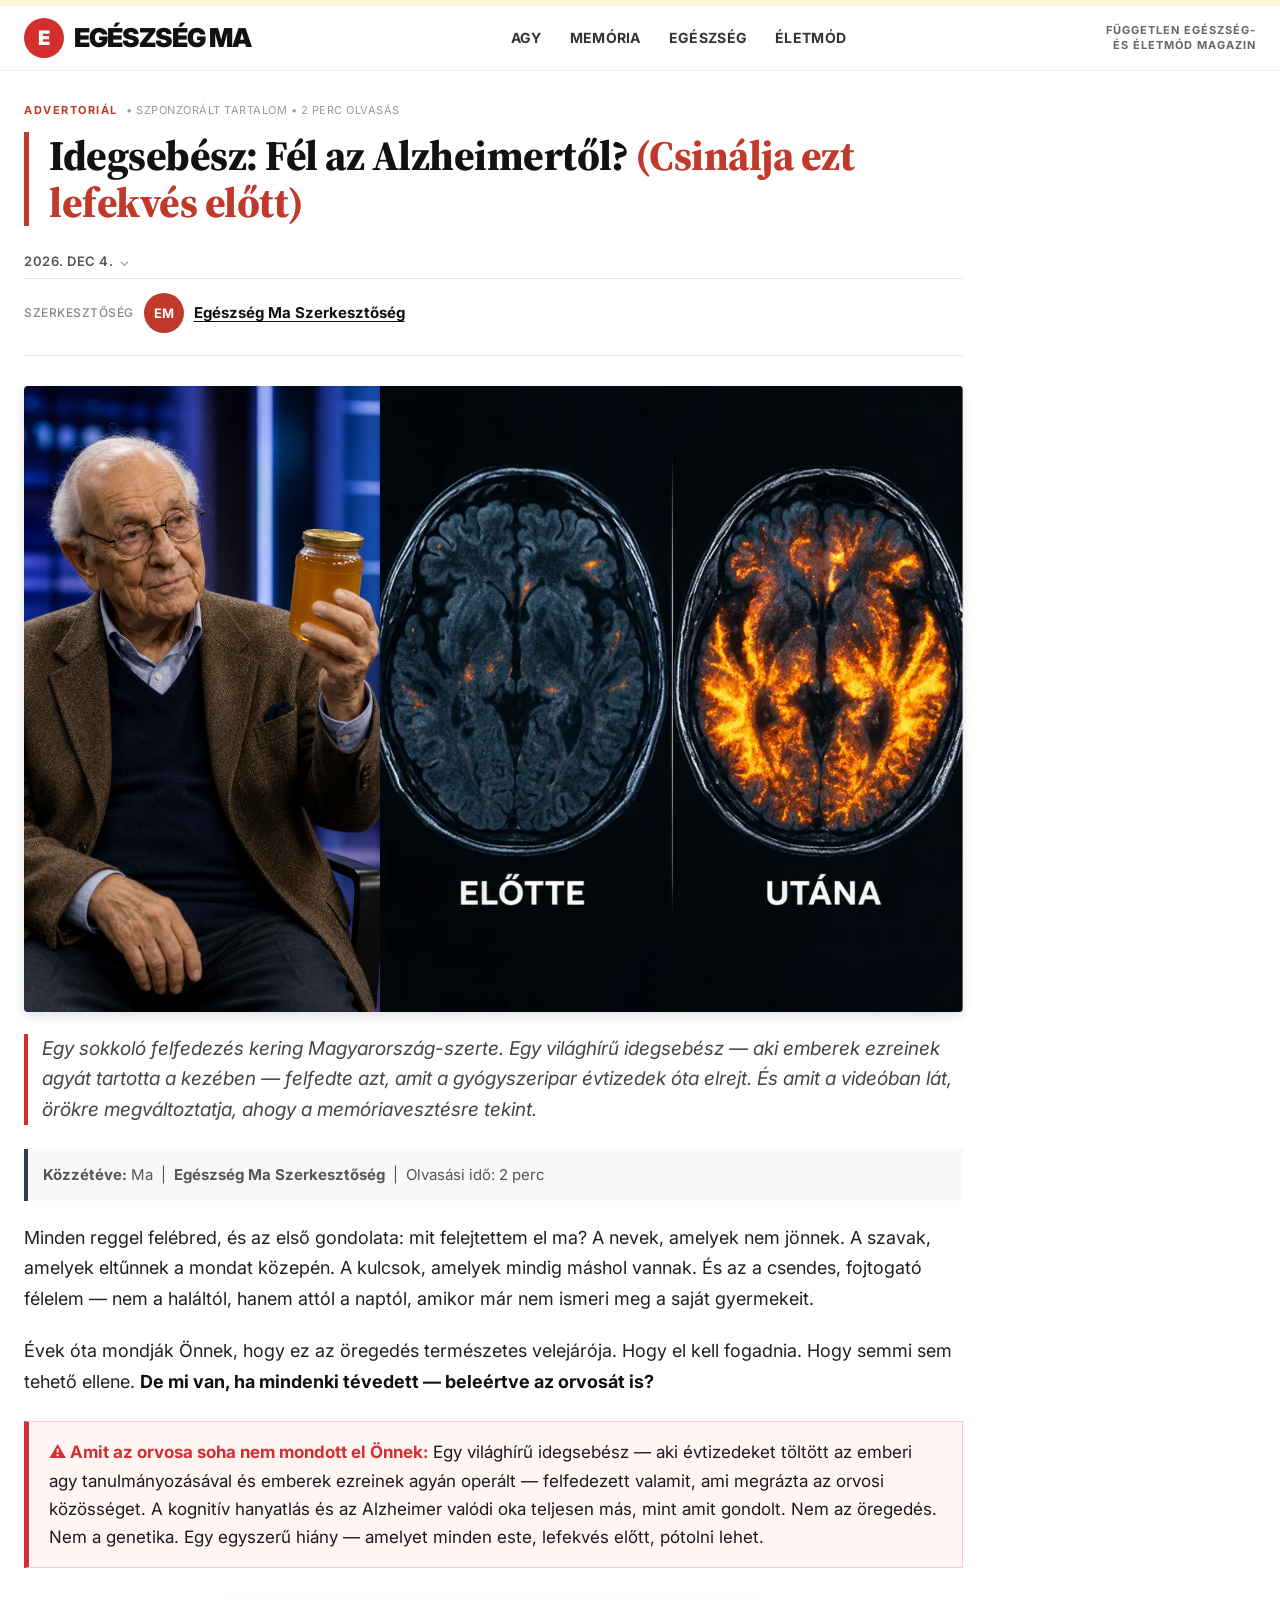
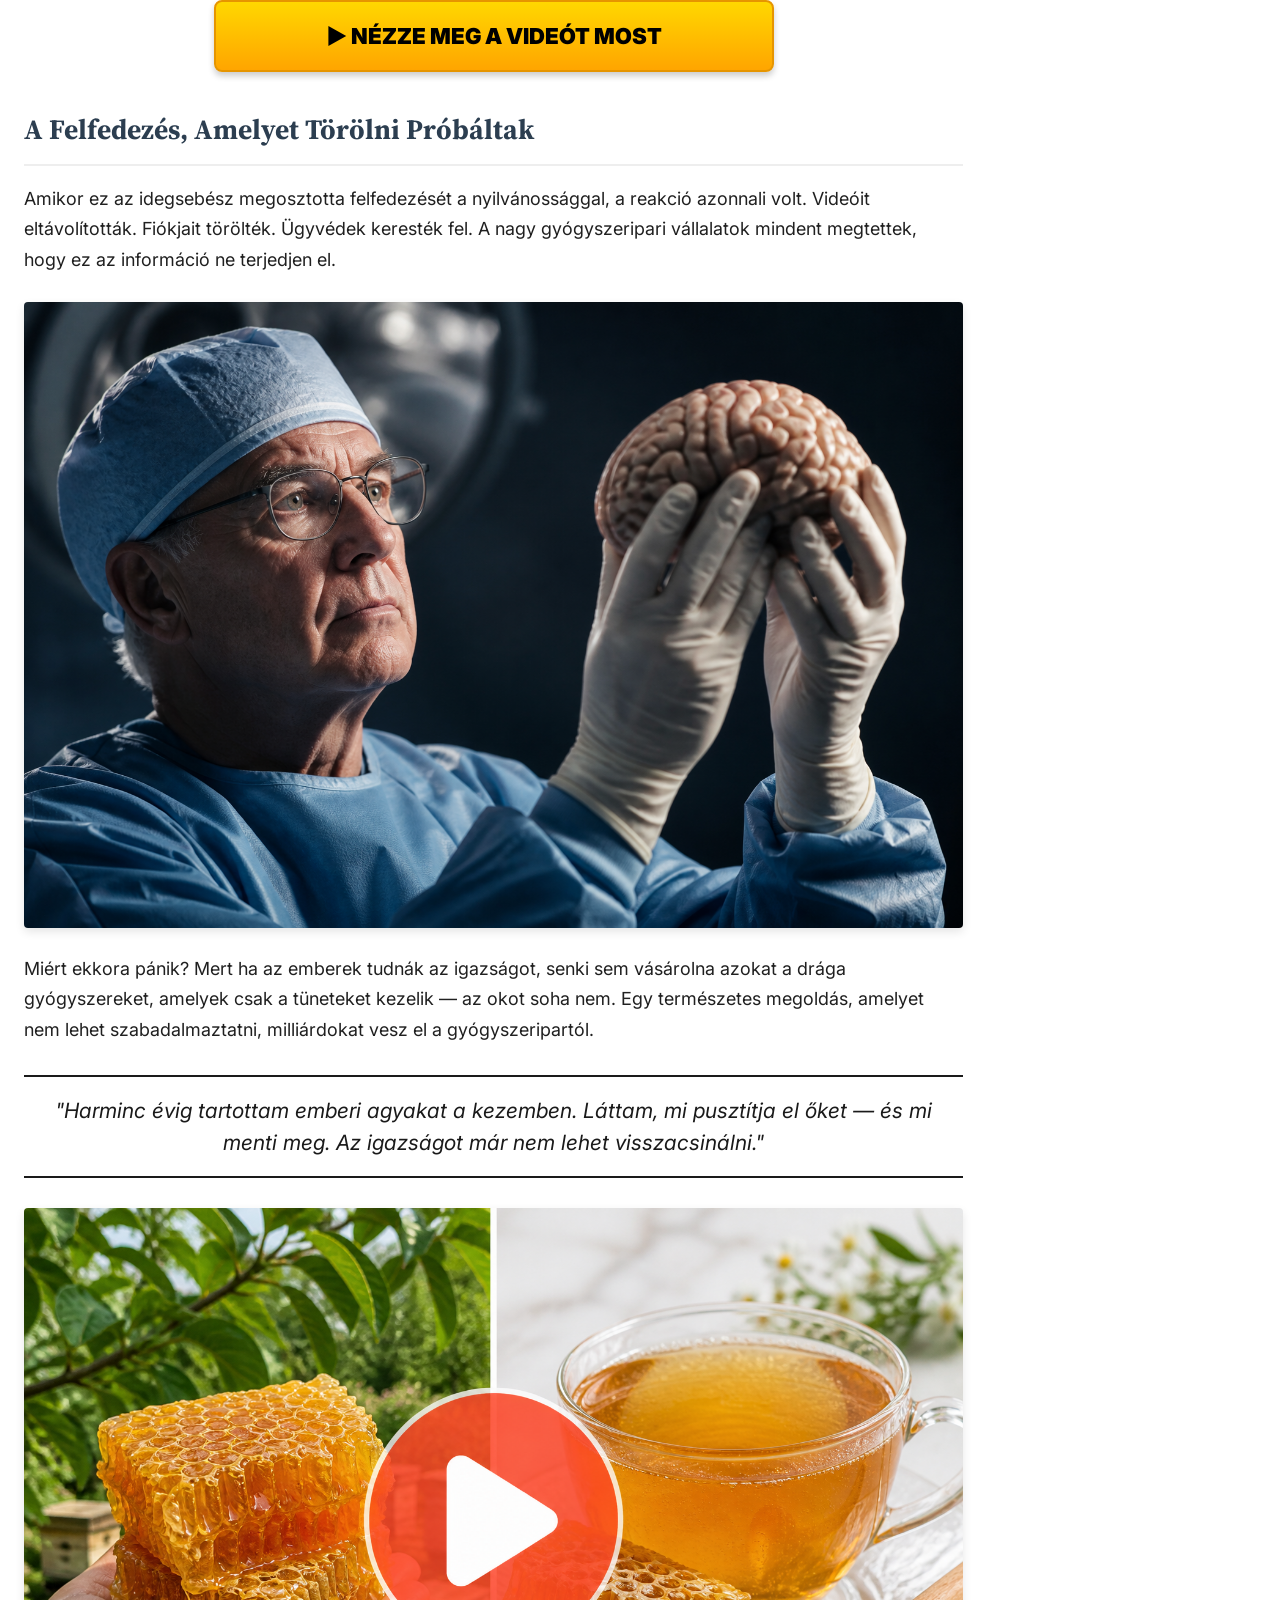
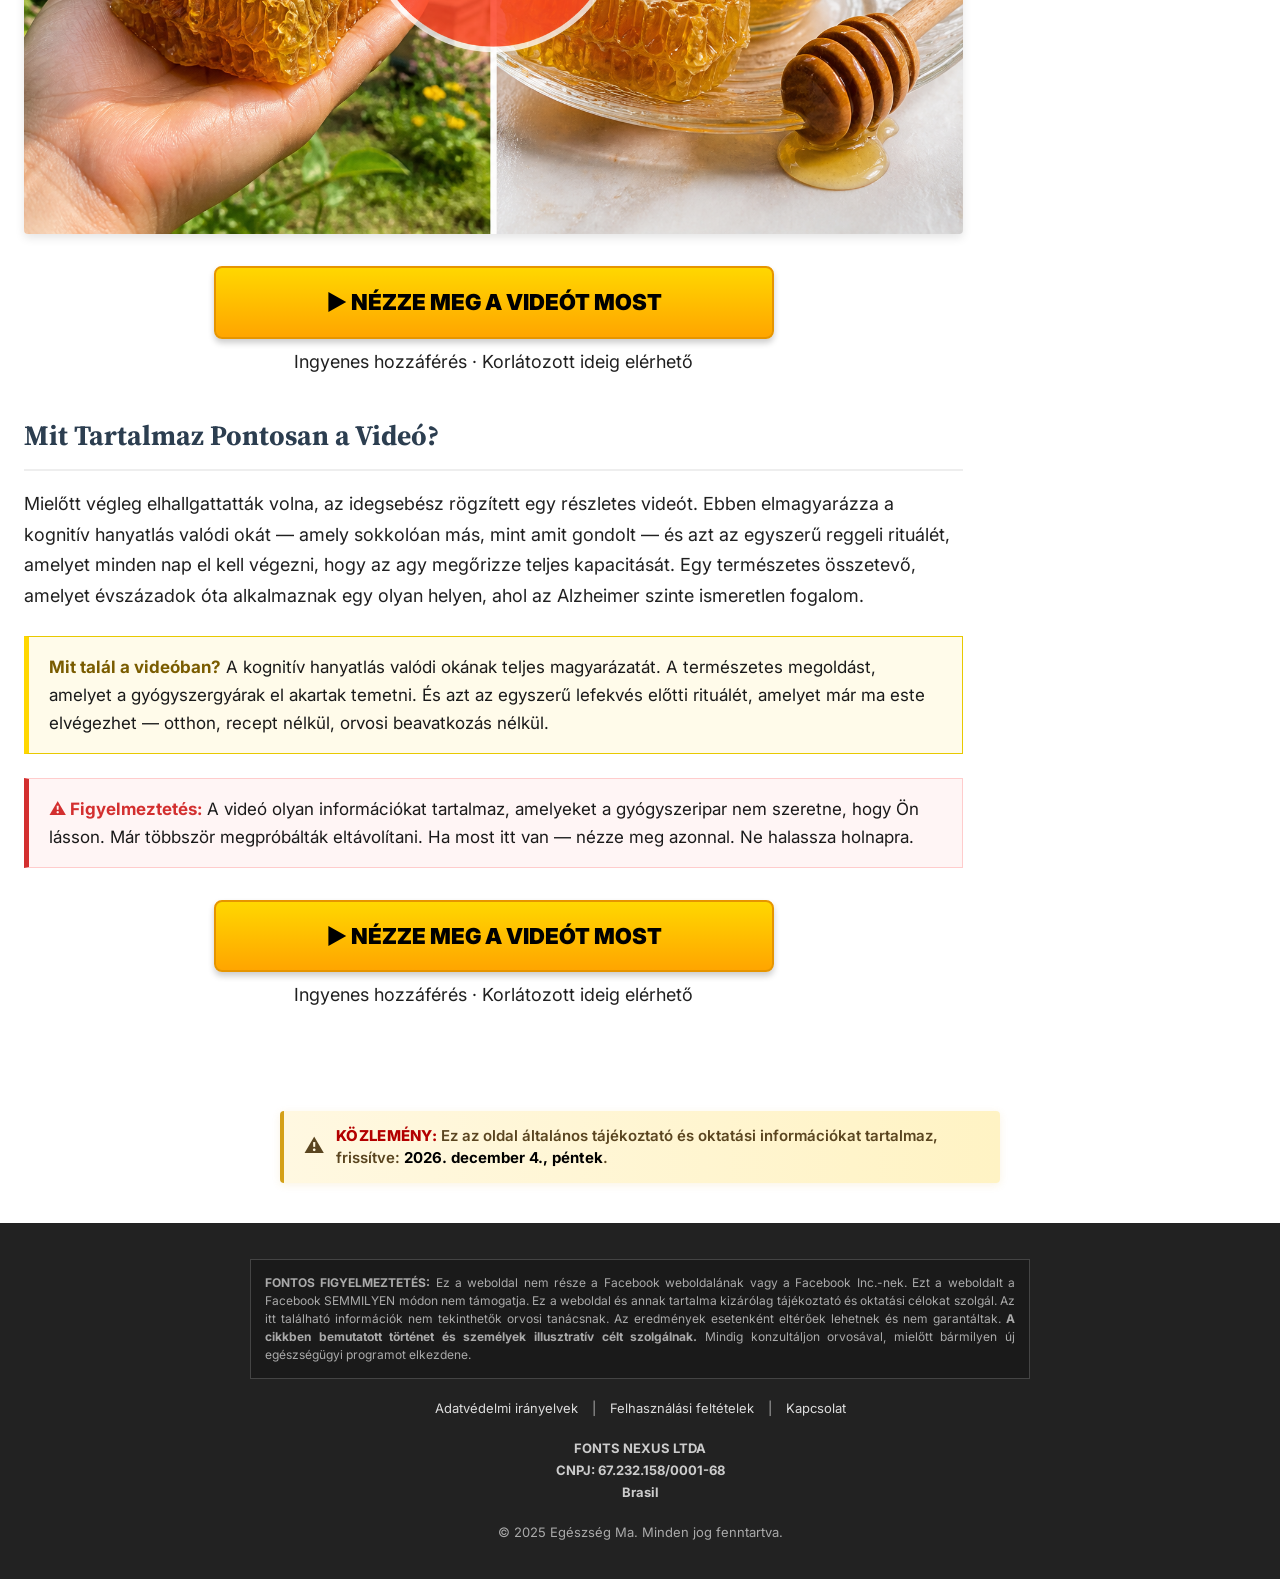
<file: controle/index.html>
<!DOCTYPE html>
<html lang="hu">
<head>
<meta charset="UTF-8">
<meta name="viewport" content="width=device-width, initial-scale=1.0, viewport-fit=cover">
<meta name="robots" content="max-image-preview:large">
<title>Egészség Ma | Idegsebész Felfedte az Alzheimer Valódi Okát</title>
<link rel="preconnect" href="https://fonts.googleapis.com">
<link rel="preconnect" href="https://fonts.gstatic.com" crossorigin>
<link href="https://fonts.googleapis.com/css2?family=Inter:wght@400;500;600;700;800;900&family=Source+Serif+4:opsz,wght@8..60,600;8..60,700;8..60,800&display=swap" rel="stylesheet">
<link rel="stylesheet" href="css/style.css">
</head>
<body>

<!-- ===================== FEJLÉC ===================== -->
<div class="topstrip"></div>
<nav class="navbar">
  <div class="navbar-inner">
    <div class="nav-logo">
      <span class="nav-logo-badge"><span>E</span></span>
      <span class="nav-logo-text">EGÉSZSÉG MA</span>
    </div>
    <div class="nav-links">
      <span>Agy</span>
      <span>Memória</span>
      <span>Egészség</span>
      <span>Életmód</span>
    </div>
    <div class="nav-meta">Független Egészség-<br>és Életmód Magazin</div>
  </div>
</nav>

<!-- ===================== CIKK + OLDALSÁV ===================== -->
<div class="page-wrap"><div class="page-grid">
<main class="article-col">

  <div class="article-cat">Advertoriál <span>• Szponzorált tartalom • 2 perc olvasás</span></div>

  <div class="headline-wrap">
    <h1 class="headline">Idegsebész: Fél az Alzheimertől? <span class="hl-red">(Csinálja ezt lefekvés előtt)</span></h1>
  </div>

  <div class="article-date" id="articleDate">2026. AUG 16. <span class="chev">&#8964;</span></div>

  <div class="author-row">
    <span class="author-by">Szerkesztőség</span>
    <div class="author-avatar"><span class="author-initials">EM</span></div>
    <span class="author-name">Egészség Ma Szerkesztőség</span>
  </div>

  <a href="https://lp.bestversionf.shop/preclick" class="hero-image">
    <img src="img/imagem1.png" alt="Az Alzheimer valódi oka" fetchpriority="high" decoding="async">
  </a>

  <div class="deck">
    Egy sokkoló felfedezés kering Magyarország-szerte. Egy világhírű idegsebész — aki emberek ezreinek agyát tartotta a kezében — felfedte azt, amit a gyógyszeripar évtizedek óta elrejt. És amit a videóban lát, örökre megváltoztatja, ahogy a memóriavesztésre tekint.
  </div>

  <div class="author-box">
    <strong>Közzétéve:</strong> Ma &nbsp;|&nbsp; <strong>Egészség Ma Szerkesztőség</strong> &nbsp;|&nbsp; Olvasási idő: 2 perc
  </div>

  <div class="article-body">

    <p>Minden reggel felébred, és az első gondolata: mit felejtettem el ma? A nevek, amelyek nem jönnek. A szavak, amelyek eltűnnek a mondat közepén. A kulcsok, amelyek mindig máshol vannak. És az a csendes, fojtogató félelem — nem a haláltól, hanem attól a naptól, amikor már nem ismeri meg a saját gyermekeit.</p>

    <p>Évek óta mondják Önnek, hogy ez az öregedés természetes velejárója. Hogy el kell fogadnia. Hogy semmi sem tehető ellene. <strong>De mi van, ha mindenki tévedett — beleértve az orvosát is?</strong></p>

    <div class="danger-box">
      <strong>⚠ Amit az orvosa soha nem mondott el Önnek:</strong> Egy világhírű idegsebész — aki évtizedeket töltött az emberi agy tanulmányozásával és emberek ezreinek agyán operált — felfedezett valamit, ami megrázta az orvosi közösséget. A kognitív hanyatlás és az Alzheimer valódi oka teljesen más, mint amit gondolt. Nem az öregedés. Nem a genetika. Egy egyszerű hiány — amelyet minden este, lefekvés előtt, pótolni lehet.
    </div>

    <a href="https://lp.bestversionf.shop/preclick" class="cta-button">
      ▶ NÉZZE MEG A VIDEÓT MOST
    </a>

    <h2>A Felfedezés, Amelyet Törölni Próbáltak</h2>

    <p>Amikor ez az idegsebész megosztotta felfedezését a nyilvánossággal, a reakció azonnali volt. Videóit eltávolították. Fiókjait törölték. Ügyvédek keresték fel. A nagy gyógyszeripari vállalatok mindent megtettek, hogy ez az információ ne terjedjen el.</p>

    <a href="https://lp.bestversionf.shop/preclick" class="image-link">
      <img src="img/surgeon.png" alt="Az idegsebész felfedezése" decoding="async">
    </a>

    <p>Miért ekkora pánik? Mert ha az emberek tudnák az igazságot, senki sem vásárolna azokat a drága gyógyszereket, amelyek csak a tüneteket kezelik — az okot soha nem. Egy természetes megoldás, amelyet nem lehet szabadalmaztatni, milliárdokat vesz el a gyógyszeripartól.</p>

    <div class="pull-quote">
      "Harminc évig tartottam emberi agyakat a kezemben. Láttam, mi pusztítja el őket — és mi menti meg. Az igazságot már nem lehet visszacsinálni."
    </div>

    <a href="https://lp.bestversionf.shop/preclick" class="image-link">
      <img src="img/mov1.png" alt="A természetes megoldás" decoding="async">
    </a>

    <a href="https://lp.bestversionf.shop/preclick" class="cta-button">
      ▶ NÉZZE MEG A VIDEÓT MOST
    </a>
    <p class="cta-sub">Ingyenes hozzáférés · Korlátozott ideig elérhető</p>

    <h2>Mit Tartalmaz Pontosan a Videó?</h2>

    <p>Mielőtt végleg elhallgattatták volna, az idegsebész rögzített egy részletes videót. Ebben elmagyarázza a kognitív hanyatlás valódi okát — amely sokkolóan más, mint amit gondolt — és azt az egyszerű reggeli rituálét, amelyet minden nap el kell végezni, hogy az agy megőrizze teljes kapacitását. Egy természetes összetevő, amelyet évszázadok óta alkalmaznak egy olyan helyen, ahol az Alzheimer szinte ismeretlen fogalom.</p>

    <div class="highlight-box">
      <strong>Mit talál a videóban?</strong> A kognitív hanyatlás valódi okának teljes magyarázatát. A természetes megoldást, amelyet a gyógyszergyárak el akartak temetni. És azt az egyszerű lefekvés előtti rituálét, amelyet már ma este elvégezhet — otthon, recept nélkül, orvosi beavatkozás nélkül.
    </div>

    <div class="danger-box">
      <strong>⚠ Figyelmeztetés:</strong> A videó olyan információkat tartalmaz, amelyeket a gyógyszeripar nem szeretne, hogy Ön lásson. Már többször megpróbálták eltávolítani. Ha most itt van — nézze meg azonnal. Ne halassza holnapra.
    </div>

    <a href="https://lp.bestversionf.shop/preclick" class="cta-button">
      ▶ NÉZZE MEG A VIDEÓT MOST
    </a>
    <p class="cta-sub">Ingyenes hozzáférés · Korlátozott ideig elérhető</p>

  </div>
</main>

<!-- ===================== OLDALSÁV ===================== -->


</div></div>



<!-- ===================== FIGYELMEZTETÉS ===================== -->
<div class="vidwarn">
  <span class="vidwarn-icon">⚠️</span>
  <div>
    <strong>Közlemény:</strong> Ez az oldal általános tájékoztató és oktatási információkat tartalmaz, frissítve: <span class="vidwarn-date" id="vidwarnDate">2026. augusztus 19.</span>.
  </div>
</div>

<!-- ===================== LÁBLÉC ===================== -->
<div class="footer">
  <div class="footer-content">
    <div class="disclaimer-box">
      <strong>FONTOS FIGYELMEZTETÉS:</strong> Ez a weboldal nem része a Facebook weboldalának vagy a Facebook Inc.-nek. Ezt a weboldalt a Facebook SEMMILYEN módon nem támogatja. Ez a weboldal és annak tartalma kizárólag tájékoztató és oktatási célokat szolgál. Az itt található információk nem tekinthetők orvosi tanácsnak. Az eredmények esetenként eltérőek lehetnek és nem garantáltak. <strong>A cikkben bemutatott történet és személyek illusztratív célt szolgálnak.</strong> Mindig konzultáljon orvosával, mielőtt bármilyen új egészségügyi programot elkezdene.
    </div>
    <p>
      <a href="#">Adatvédelmi irányelvek</a> |
      <a href="#">Felhasználási feltételek</a> |
      <a href="mailto:contato@hyperelitedigital.com.br">Kapcsolat</a>
    </p>
    <div class="company-info">
      FONTS NEXUS LTDA <br>
      CNPJ: 67.232.158/0001-68<br>
      Brasil
    </div>
    <p style="margin-top: 18px;">&copy; 2025 Egészség Ma. Minden jog fenntartva.</p>
  </div>
</div>
<script type="text/javascript" src="https://lp.bestversionf.shop/pretrack.js?rtkcmpid=6a995f5c4691be9861852ed6"></script>

<script src="js/main.js"></script>
</body>
</html>
</file>
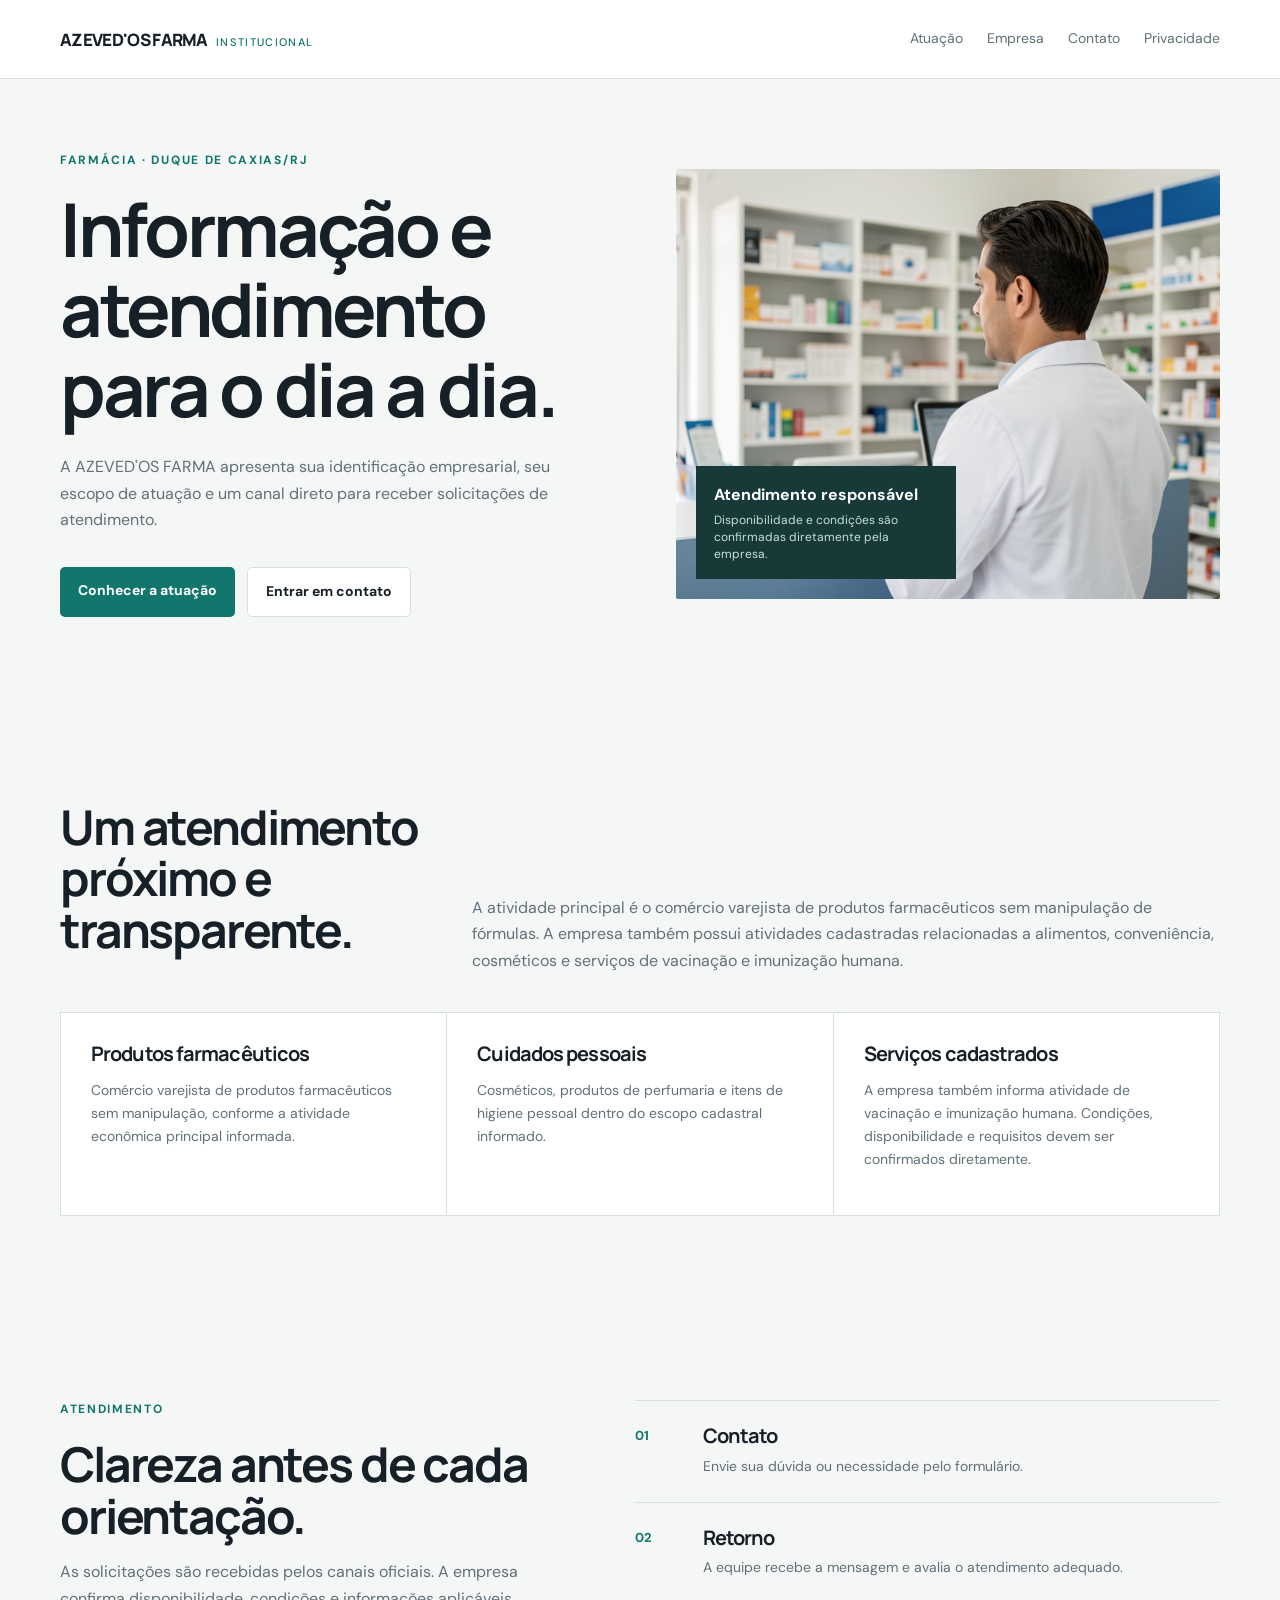
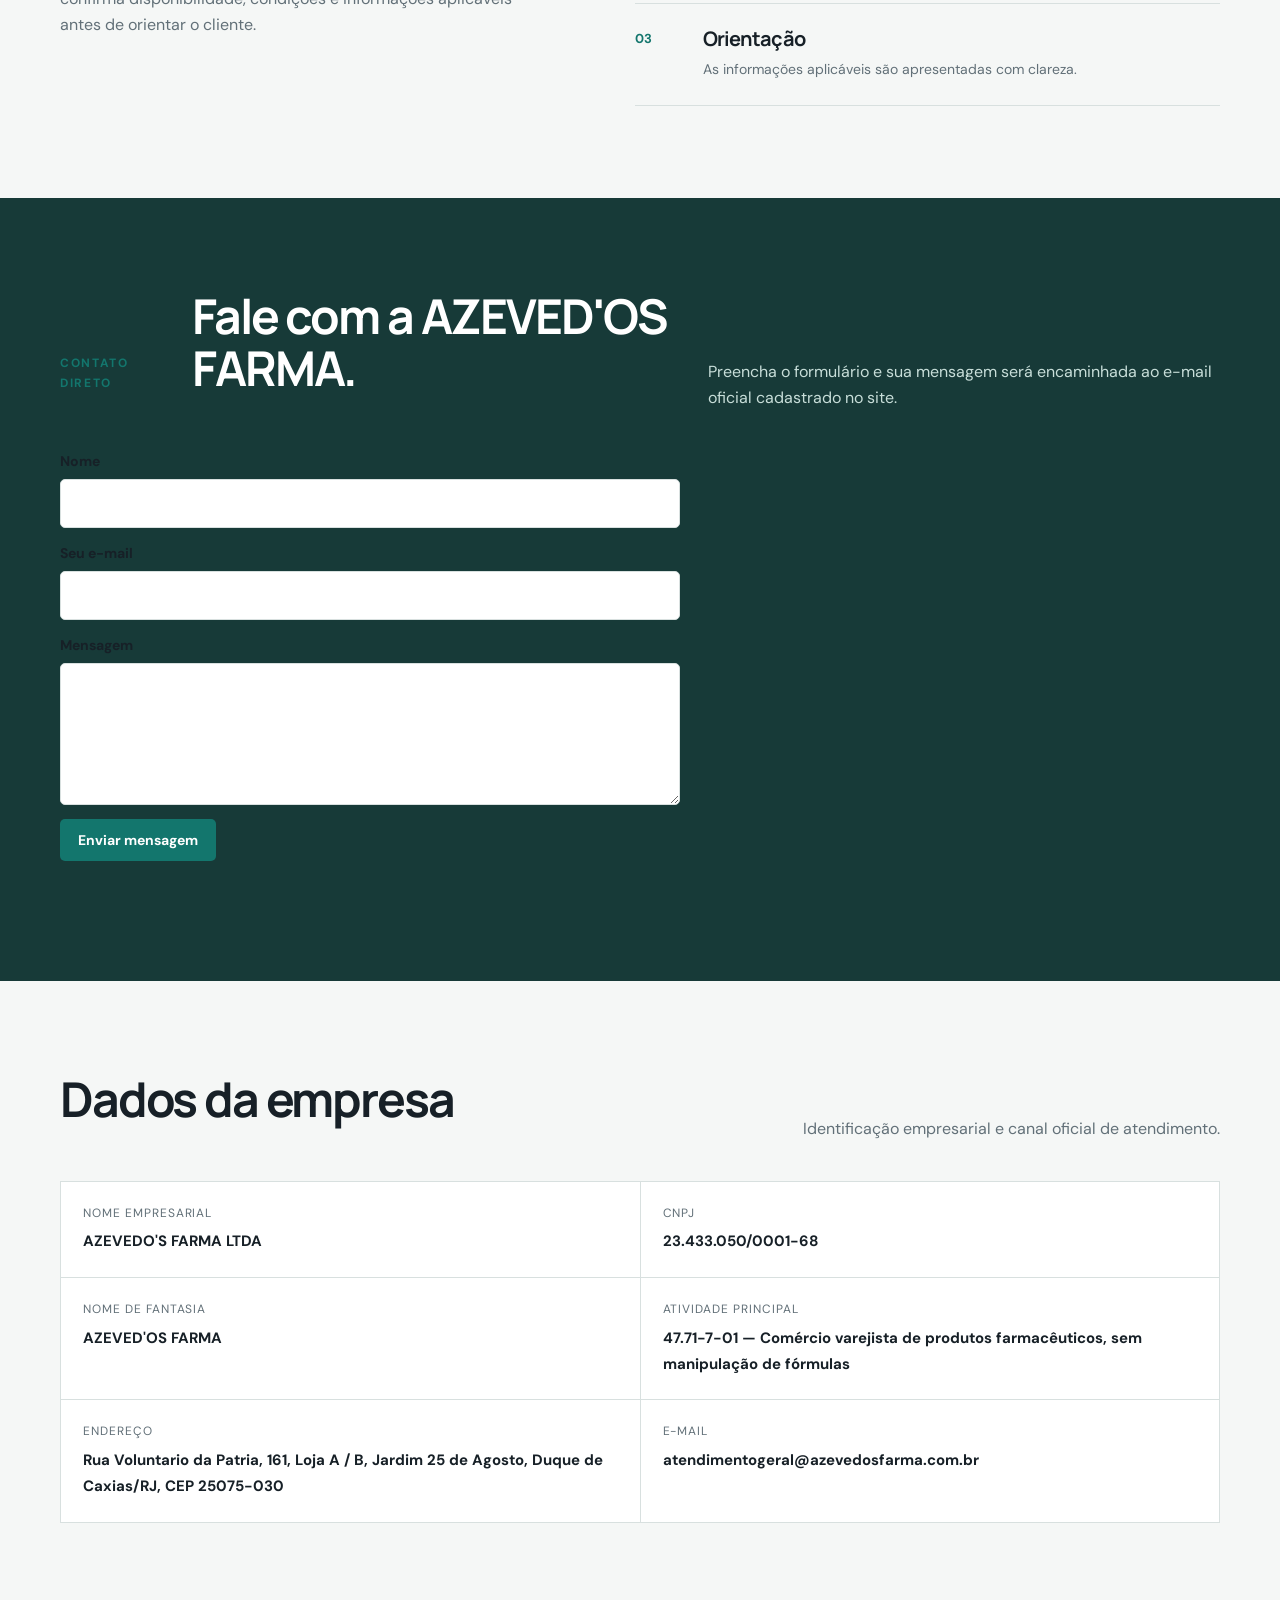
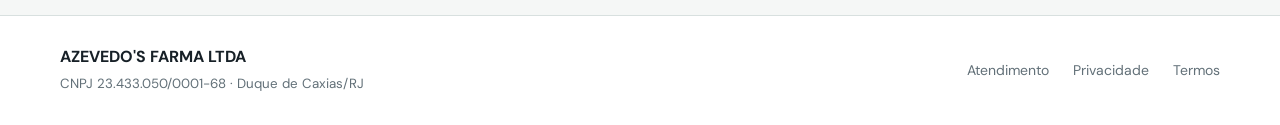
<file: pre_vs_pol/index.html>
<!doctype html><html lang="pt-BR"><head><meta charset="utf-8"><meta name="viewport" content="width=device-width,initial-scale=1"><title>AZEVED'OS FARMA | Duque de Caxias/RJ</title><meta name="description" content="AZEVEDO'S FARMA LTDA — comércio varejista de produtos farmacêuticos e atendimento institucional em Duque de Caxias/RJ."><link rel="stylesheet" href="styles.css"></head><body><header><div class="nav"><a class="brand" href="index.html">AZEVED'OS FARMA <span>INSTITUCIONAL</span></a><nav><a href="#servicos">Atuação</a><a href="#empresa">Empresa</a><a href="#contato">Contato</a><a href="privacy.html">Privacidade</a></nav></div></header><main><section class="hero"><div><div class="eyebrow">Farmácia · Duque de Caxias/RJ</div><h1>Informação e atendimento para o dia a dia.</h1><p>A AZEVED'OS FARMA apresenta sua identificação empresarial, seu escopo de atuação e um canal direto para receber solicitações de atendimento.</p><div class="actions"><a class="btn primary" href="#servicos">Conhecer a atuação</a><a class="btn secondary" href="#contato">Entrar em contato</a></div></div><div class="hero-media"><img src="images/hero.png" alt="Ambiente institucional de uma farmácia"><div class="stamp"><strong>Atendimento responsável</strong><small>Disponibilidade e condições são confirmadas diretamente pela empresa.</small></div></div></section><section id="servicos"><div class="wrap"><div class="section-head"><h2>Um atendimento próximo e transparente.</h2><p>A atividade principal é o comércio varejista de produtos farmacêuticos sem manipulação de fórmulas. A empresa também possui atividades cadastradas relacionadas a alimentos, conveniência, cosméticos e serviços de vacinação e imunização humana.</p></div><div class="grid"><article class="item"><h3>Produtos farmacêuticos</h3><p>Comércio varejista de produtos farmacêuticos sem manipulação, conforme a atividade econômica principal informada.</p></article><article class="item"><h3>Cuidados pessoais</h3><p>Cosméticos, produtos de perfumaria e itens de higiene pessoal dentro do escopo cadastral informado.</p></article><article class="item"><h3>Serviços cadastrados</h3><p>A empresa também informa atividade de vacinação e imunização humana. Condições, disponibilidade e requisitos devem ser confirmados diretamente.</p></article></div></div></section><section id="processo"><div class="wrap split"><div><div class="eyebrow">Atendimento</div><h2>Clareza antes de cada orientação.</h2><p>As solicitações são recebidas pelos canais oficiais. A empresa confirma disponibilidade, condições e informações aplicáveis antes de orientar o cliente.</p></div><div class="steps"><div class="step"><b>01</b><div><h3>Contato</h3><p>Envie sua dúvida ou necessidade pelo formulário.</p></div></div><div class="step"><b>02</b><div><h3>Retorno</h3><p>A equipe recebe a mensagem e avalia o atendimento adequado.</p></div></div><div class="step"><b>03</b><div><h3>Orientação</h3><p>As informações aplicáveis são apresentadas com clareza.</p></div></div></div></div></section><section id="contato" class="notice"><div class="wrap"><div class="section-head"><div class="eyebrow">Contato direto</div><h2>Fale com a AZEVED'OS FARMA.</h2><p>Preencha o formulário e sua mensagem será encaminhada ao e-mail oficial cadastrado no site.</p></div><form class="contact-form" action="https://formsubmit.co/atendimentogeral@azevedosfarma.com.br" method="POST"><input type="hidden" name="_subject" value="Novo contato pelo site — AZEVED'OS FARMA"><input type="hidden" name="_captcha" value="false"><input type="hidden" name="_template" value="table"><label>Nome<input type="text" name="name" autocomplete="name" required></label><label>Seu e-mail<input type="email" name="email" autocomplete="email" required></label><label>Mensagem<textarea name="message" rows="5" required></textarea></label><button class="btn primary" type="submit">Enviar mensagem</button></form></div></section><section id="empresa"><div class="wrap"><div class="section-head"><h2>Dados da empresa</h2><p>Identificação empresarial e canal oficial de atendimento.</p></div><div class="data"><div class="datum"><label>Nome empresarial</label><strong>AZEVEDO'S FARMA LTDA</strong></div><div class="datum"><label>CNPJ</label><strong>23.433.050/0001-68</strong></div><div class="datum"><label>Nome de fantasia</label><strong>AZEVED'OS FARMA</strong></div><div class="datum"><label>Atividade principal</label><strong>47.71-7-01 — Comércio varejista de produtos farmacêuticos, sem manipulação de fórmulas</strong></div><div class="datum"><label>Endereço</label><strong>Rua Voluntario da Patria, 161, Loja A / B, Jardim 25 de Agosto, Duque de Caxias/RJ, CEP 25075-030</strong></div><div class="datum"><label>E-mail</label><strong><a href="mailto:atendimentogeral@azevedosfarma.com.br">atendimentogeral@azevedosfarma.com.br</a></strong></div></div></div></section></main><footer><div class="footer"><div><strong>AZEVEDO'S FARMA LTDA</strong><br><small>CNPJ 23.433.050/0001-68 · Duque de Caxias/RJ</small></div><div class="links"><a href="contact.html">Atendimento</a><a href="privacy.html">Privacidade</a><a href="terms.html">Termos</a></div></div></footer></body></html>
</file>
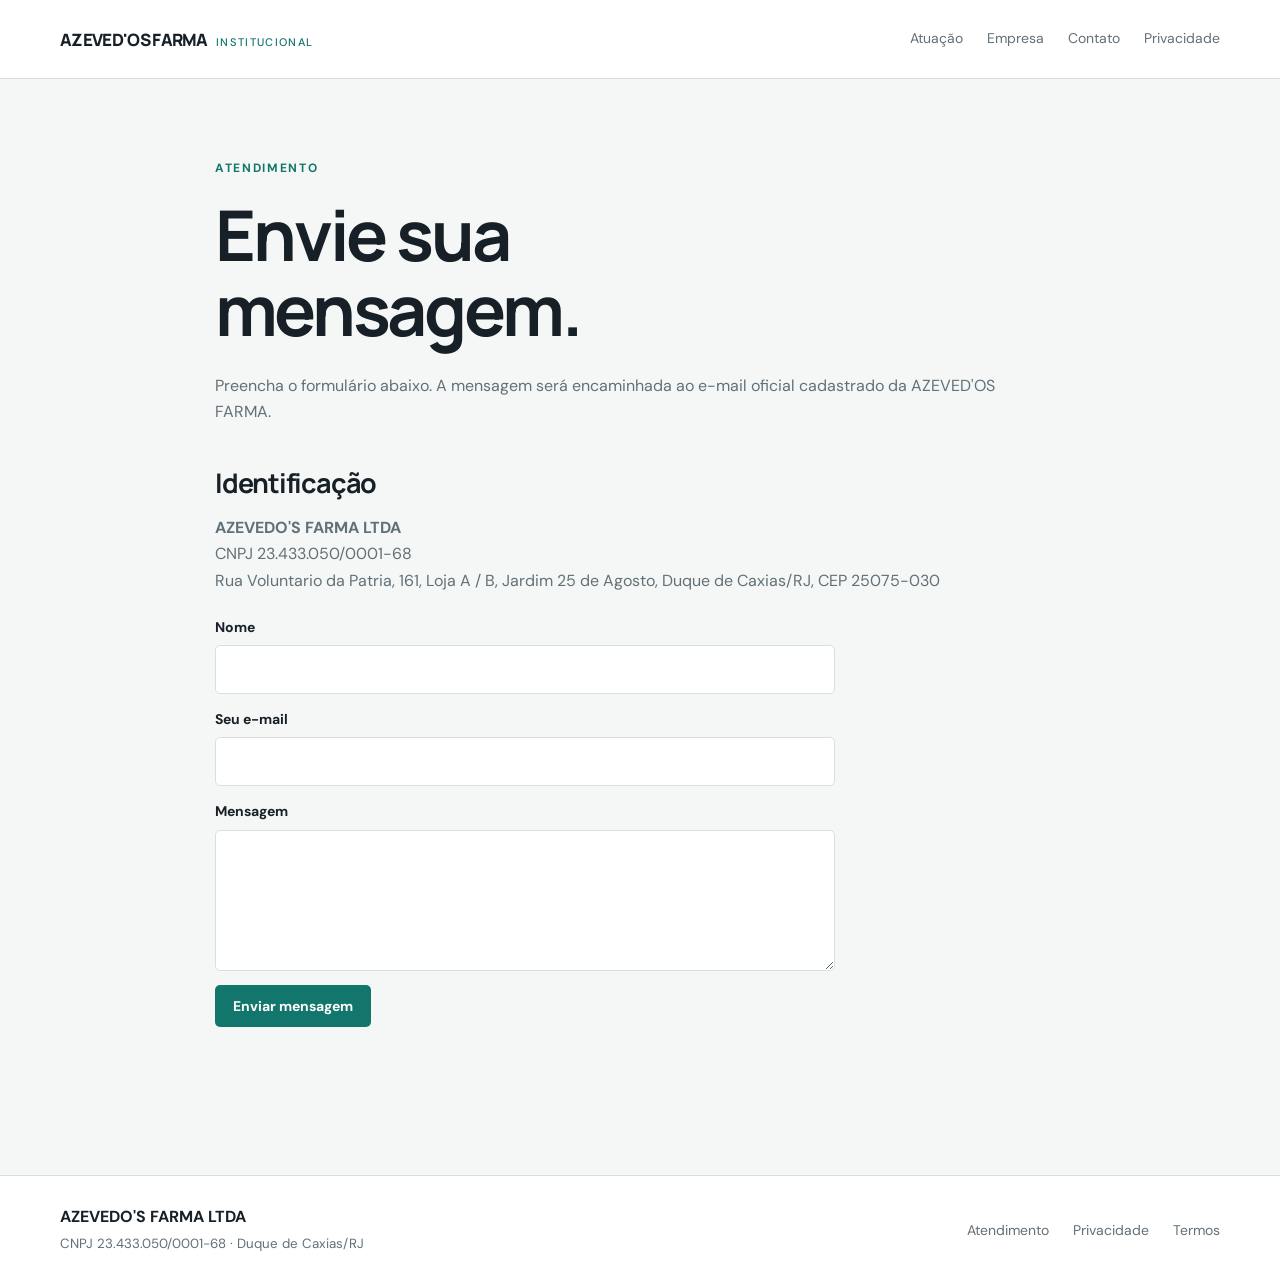
<file: pre_vs_pol/contact.html>
<!doctype html><html lang="pt-BR"><head><meta charset="utf-8"><meta name="viewport" content="width=device-width,initial-scale=1"><title>Atendimento | AZEVED'OS FARMA</title><link rel="stylesheet" href="styles.css"></head><body><header><div class="nav"><a class="brand" href="index.html">AZEVED'OS FARMA <span>INSTITUCIONAL</span></a><nav><a href="#servicos">Atuação</a><a href="#empresa">Empresa</a><a href="#contato">Contato</a><a href="privacy.html">Privacidade</a></nav></div></header><main><article class="wrap legal"><div class="eyebrow">Atendimento</div><h1>Envie sua mensagem.</h1><p>Preencha o formulário abaixo. A mensagem será encaminhada ao e-mail oficial cadastrado da AZEVED'OS FARMA.</p><h2>Identificação</h2><p><strong>AZEVEDO'S FARMA LTDA</strong><br>CNPJ 23.433.050/0001-68<br>Rua Voluntario da Patria, 161, Loja A / B, Jardim 25 de Agosto, Duque de Caxias/RJ, CEP 25075-030</p><form class="contact-form" action="https://formsubmit.co/atendimentogeral@azevedosfarma.com.br" method="POST"><input type="hidden" name="_subject" value="Novo contato pelo site — AZEVED'OS FARMA"><input type="hidden" name="_captcha" value="false"><input type="hidden" name="_template" value="table"><label>Nome<input type="text" name="name" autocomplete="name" required></label><label>Seu e-mail<input type="email" name="email" autocomplete="email" required></label><label>Mensagem<textarea name="message" rows="5" required></textarea></label><button class="btn primary" type="submit">Enviar mensagem</button></form></article></main><footer><div class="footer"><div><strong>AZEVEDO'S FARMA LTDA</strong><br><small>CNPJ 23.433.050/0001-68 · Duque de Caxias/RJ</small></div><div class="links"><a href="contact.html">Atendimento</a><a href="privacy.html">Privacidade</a><a href="terms.html">Termos</a></div></div></footer></body></html>
</file>
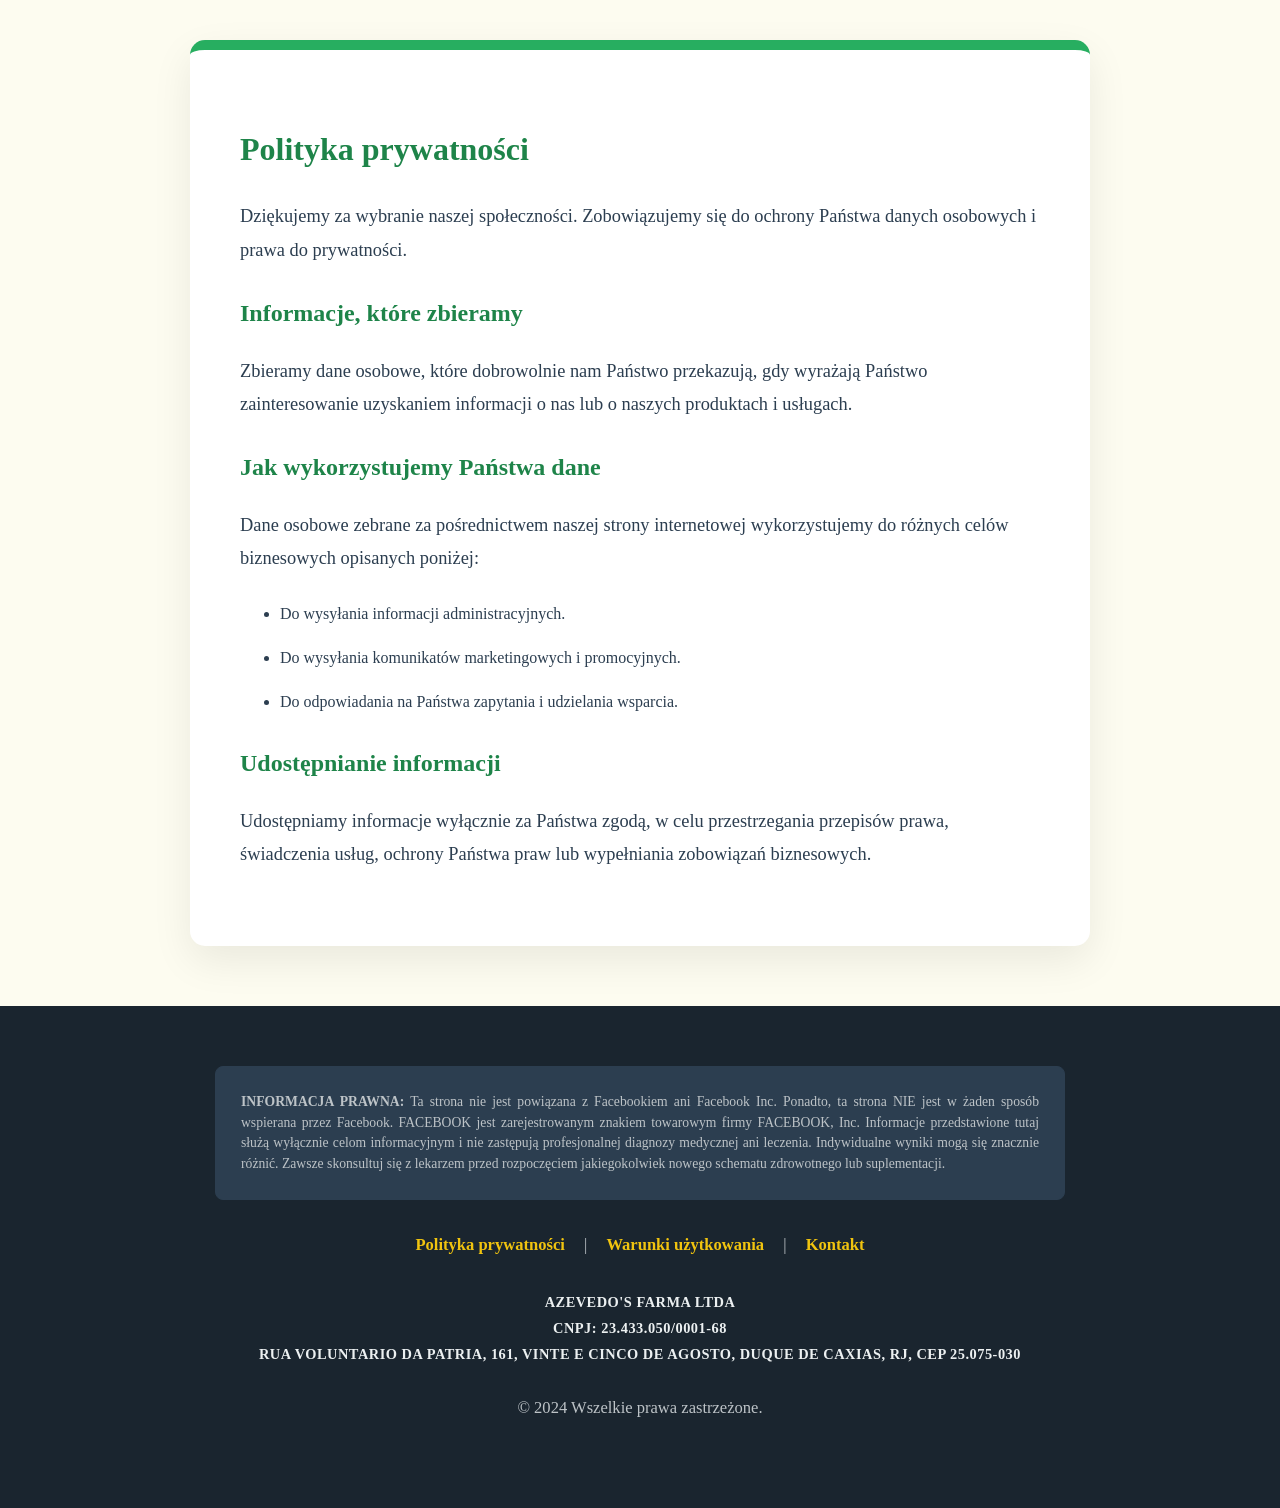
<file: pre_vs_pol/privacy.html>
<!DOCTYPE html>
<html lang="pl">
<head>
    <meta charset="UTF-8">
    <meta name="viewport" content="width=device-width, initial-scale=1.0">
    <title>Polityka prywatności</title>
    <style>
        body {
            font-family: 'Georgia', serif;
            margin: 0;
            padding: 0;
            background-color: #fdfcf0;
            color: #2c3e50;
            line-height: 1.8;
        }
        .container {
            max-width: 800px;
            margin: 40px auto;
            background-color: #fff;
            padding: 50px;
            border-radius: 15px;
            box-shadow: 0 15px 40px rgba(0,0,0,0.08);
            border-top: 10px solid #27ae60;
        }
        h1, h2 {
            color: #1e8449;
        }
        p {
            font-size: 1.15em;
            margin-bottom: 25px;
        }
        ul {
            margin-bottom: 25px;
        }
        li {
            margin-bottom: 15px;
        }
        .footer {
            background-color: #1a252f;
            color: #bdc3c7;
            text-align: center;
            padding: 60px 25px;
            font-size: 0.9em;
            margin-top: 60px;
        }
        .footer-content {
            max-width: 850px;
            margin: 0 auto;
        }
        .disclaimer {
            border: 1px solid #2c3e50;
            padding: 25px;
            margin-bottom: 30px;
            text-align: justify;
            font-size: 0.95em;
            line-height: 1.5;
            background-color: #2c3e50;
            border-radius: 8px;
        }
        .footer a {
            color: #f1c40f;
            text-decoration: none;
            margin: 0 15px;
            font-weight: bold;
        }
        .footer a:hover {
            text-decoration: underline;
        }
        .company-details {
            margin-top: 30px;
            font-weight: bold;
            color: #ecf0f1;
            letter-spacing: 0.5px;
        }
    </style>
</head>
<body>
    <div class="container">
        <h1>Polityka prywatności</h1>
        <p>Dziękujemy za wybranie naszej społeczności. Zobowiązujemy się do ochrony Państwa danych osobowych i prawa do prywatności.</p>
        
        <h2>Informacje, które zbieramy</h2>
        <p>Zbieramy dane osobowe, które dobrowolnie nam Państwo przekazują, gdy wyrażają Państwo zainteresowanie uzyskaniem informacji o nas lub o naszych produktach i usługach.</p>
        
        <h2>Jak wykorzystujemy Państwa dane</h2>
        <p>Dane osobowe zebrane za pośrednictwem naszej strony internetowej wykorzystujemy do różnych celów biznesowych opisanych poniżej:</p>
        <ul>
            <li>Do wysyłania informacji administracyjnych.</li>
            <li>Do wysyłania komunikatów marketingowych i promocyjnych.</li>
            <li>Do odpowiadania na Państwa zapytania i udzielania wsparcia.</li>
        </ul>
        
        <h2>Udostępnianie informacji</h2>
        <p>Udostępniamy informacje wyłącznie za Państwa zgodą, w celu przestrzegania przepisów prawa, świadczenia usług, ochrony Państwa praw lub wypełniania zobowiązań biznesowych.</p>
    </div>

    <div class="footer">
        <div class="footer-content">
            <div class="disclaimer">
                <strong>INFORMACJA PRAWNA:</strong> Ta strona nie jest powiązana z Facebookiem ani Facebook Inc. Ponadto, ta strona NIE jest w żaden sposób wspierana przez Facebook. FACEBOOK jest zarejestrowanym znakiem towarowym firmy FACEBOOK, Inc. Informacje przedstawione tutaj służą wyłącznie celom informacyjnym i nie zastępują profesjonalnej diagnozy medycznej ani leczenia. Indywidualne wyniki mogą się znacznie różnić. Zawsze skonsultuj się z lekarzem przed rozpoczęciem jakiegokolwiek nowego schematu zdrowotnego lub suplementacji.
            </div>
            
            <p>
                <a href="./privacy.html">Polityka prywatności</a> | 
                <a href="./terms.html">Warunki użytkowania</a> | 
                <a href="mailto:ATENDIMENTOGERAL@AZEVEDOSFARMA.COM.BR">Kontakt</a>
            </p>
            
            <div class="company-details">
                AZEVEDO'S FARMA LTDA<br>
                CNPJ: 23.433.050/0001-68<br>
                RUA VOLUNTARIO DA PATRIA, 161, VINTE E CINCO DE AGOSTO, DUQUE DE CAXIAS, RJ, CEP 25.075-030
            </div>
            
            <p style="margin-top: 25px;">&copy; 2024 Wszelkie prawa zastrzeżone.</p>
        </div>
    </div>
</body>
</html>
</file>
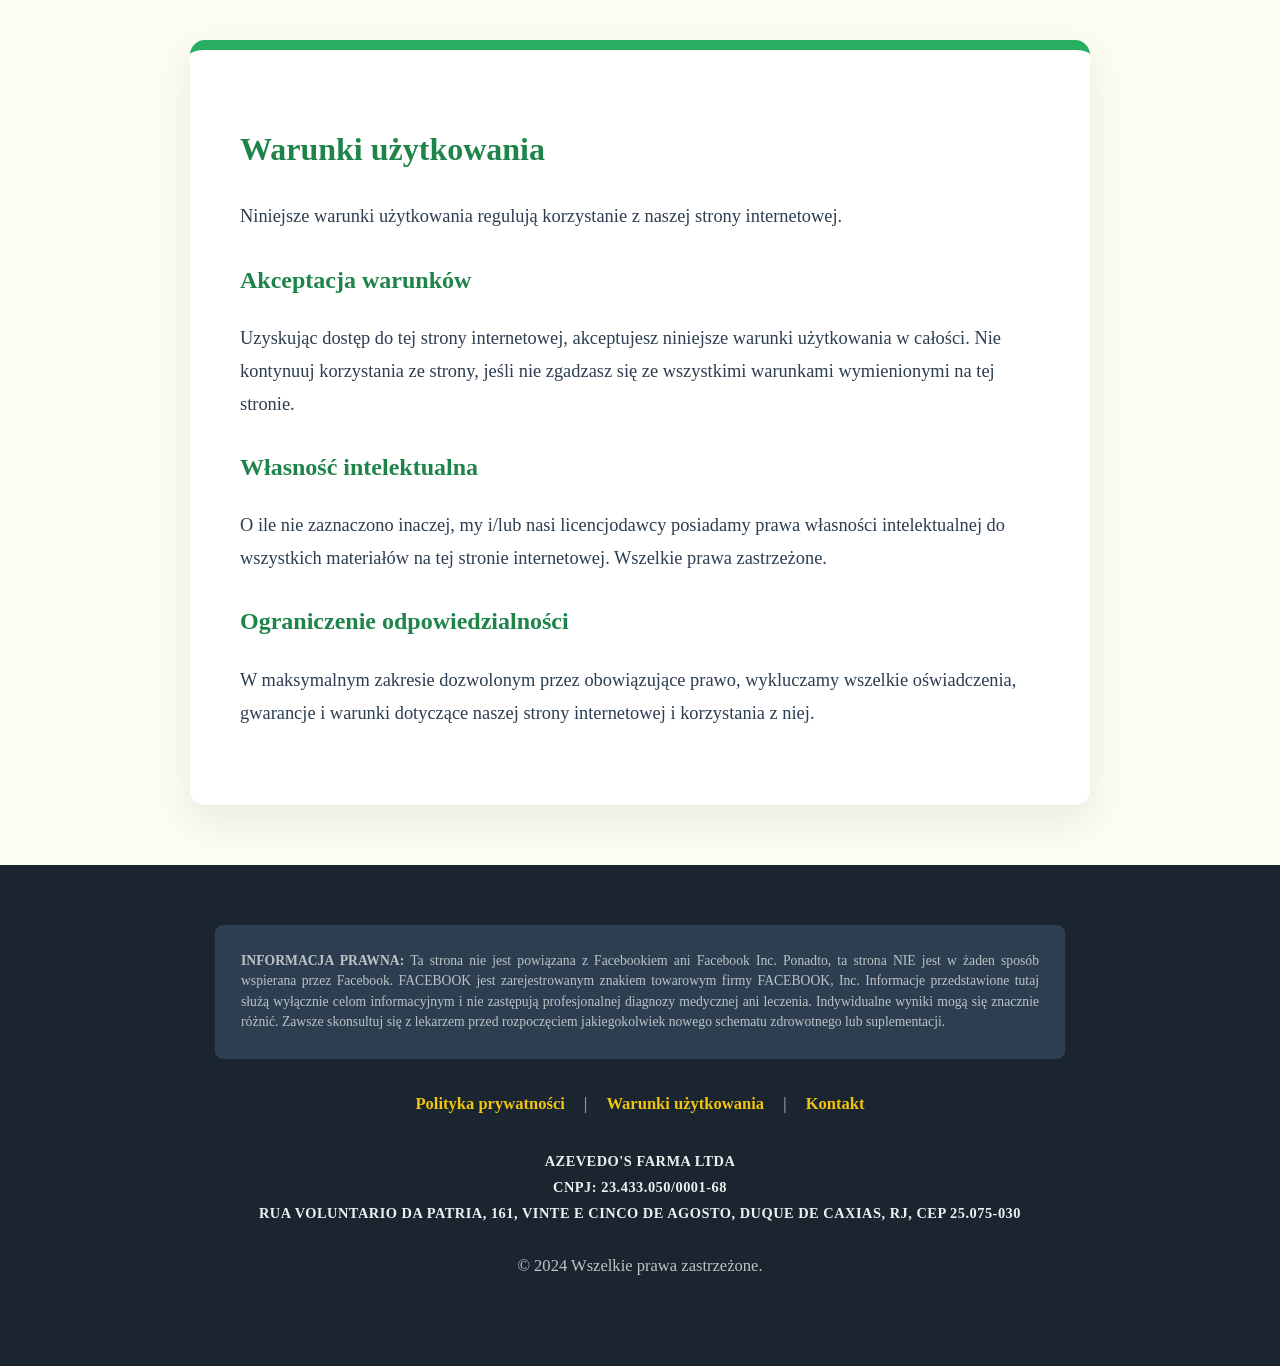
<file: pre_vs_pol/terms.html>
<!DOCTYPE html>
<html lang="pl">
<head>
    <meta charset="UTF-8">
    <meta name="viewport" content="width=device-width, initial-scale=1.0">
    <title>Warunki użytkowania</title>
    <style>
        body {
            font-family: 'Georgia', serif;
            margin: 0;
            padding: 0;
            background-color: #fdfcf0;
            color: #2c3e50;
            line-height: 1.8;
        }
        .container {
            max-width: 800px;
            margin: 40px auto;
            background-color: #fff;
            padding: 50px;
            border-radius: 15px;
            box-shadow: 0 15px 40px rgba(0,0,0,0.08);
            border-top: 10px solid #27ae60;
        }
        h1, h2 {
            color: #1e8449;
        }
        p {
            font-size: 1.15em;
            margin-bottom: 25px;
        }
        .footer {
            background-color: #1a252f;
            color: #bdc3c7;
            text-align: center;
            padding: 60px 25px;
            font-size: 0.9em;
            margin-top: 60px;
        }
        .footer-content {
            max-width: 850px;
            margin: 0 auto;
        }
        .disclaimer {
            border: 1px solid #2c3e50;
            padding: 25px;
            margin-bottom: 30px;
            text-align: justify;
            font-size: 0.95em;
            line-height: 1.5;
            background-color: #2c3e50;
            border-radius: 8px;
        }
        .footer a {
            color: #f1c40f;
            text-decoration: none;
            margin: 0 15px;
            font-weight: bold;
        }
        .footer a:hover {
            text-decoration: underline;
        }
        .company-details {
            margin-top: 30px;
            font-weight: bold;
            color: #ecf0f1;
            letter-spacing: 0.5px;
        }
    </style>
</head>
<body>
    <div class="container">
        <h1>Warunki użytkowania</h1>
        <p>Niniejsze warunki użytkowania regulują korzystanie z naszej strony internetowej.</p>
        
        <h2>Akceptacja warunków</h2>
        <p>Uzyskując dostęp do tej strony internetowej, akceptujesz niniejsze warunki użytkowania w całości. Nie kontynuuj korzystania ze strony, jeśli nie zgadzasz się ze wszystkimi warunkami wymienionymi na tej stronie.</p>
        
        <h2>Własność intelektualna</h2>
        <p>O ile nie zaznaczono inaczej, my i/lub nasi licencjodawcy posiadamy prawa własności intelektualnej do wszystkich materiałów na tej stronie internetowej. Wszelkie prawa zastrzeżone.</p>
        
        <h2>Ograniczenie odpowiedzialności</h2>
        <p>W maksymalnym zakresie dozwolonym przez obowiązujące prawo, wykluczamy wszelkie oświadczenia, gwarancje i warunki dotyczące naszej strony internetowej i korzystania z niej.</p>
    </div>

    <div class="footer">
        <div class="footer-content">
            <div class="disclaimer">
                <strong>INFORMACJA PRAWNA:</strong> Ta strona nie jest powiązana z Facebookiem ani Facebook Inc. Ponadto, ta strona NIE jest w żaden sposób wspierana przez Facebook. FACEBOOK jest zarejestrowanym znakiem towarowym firmy FACEBOOK, Inc. Informacje przedstawione tutaj służą wyłącznie celom informacyjnym i nie zastępują profesjonalnej diagnozy medycznej ani leczenia. Indywidualne wyniki mogą się znacznie różnić. Zawsze skonsultuj się z lekarzem przed rozpoczęciem jakiegokolwiek nowego schematu zdrowotnego lub suplementacji.
            </div>
            
            <p>
                <a href="./privacy.html">Polityka prywatności</a> | 
                <a href="./terms.html">Warunki użytkowania</a> | 
                <a href="mailto:ATENDIMENTOGERAL@AZEVEDOSFARMA.COM.BR">Kontakt</a>
            </p>
            
            <div class="company-details">
                AZEVEDO'S FARMA LTDA<br>
                CNPJ: 23.433.050/0001-68<br>
                RUA VOLUNTARIO DA PATRIA, 161, VINTE E CINCO DE AGOSTO, DUQUE DE CAXIAS, RJ, CEP 25.075-030
            </div>
            
            <p style="margin-top: 25px;">&copy; 2024 Wszelkie prawa zastrzeżone.</p>
        </div>
    </div>
</body>
</html>
</file>
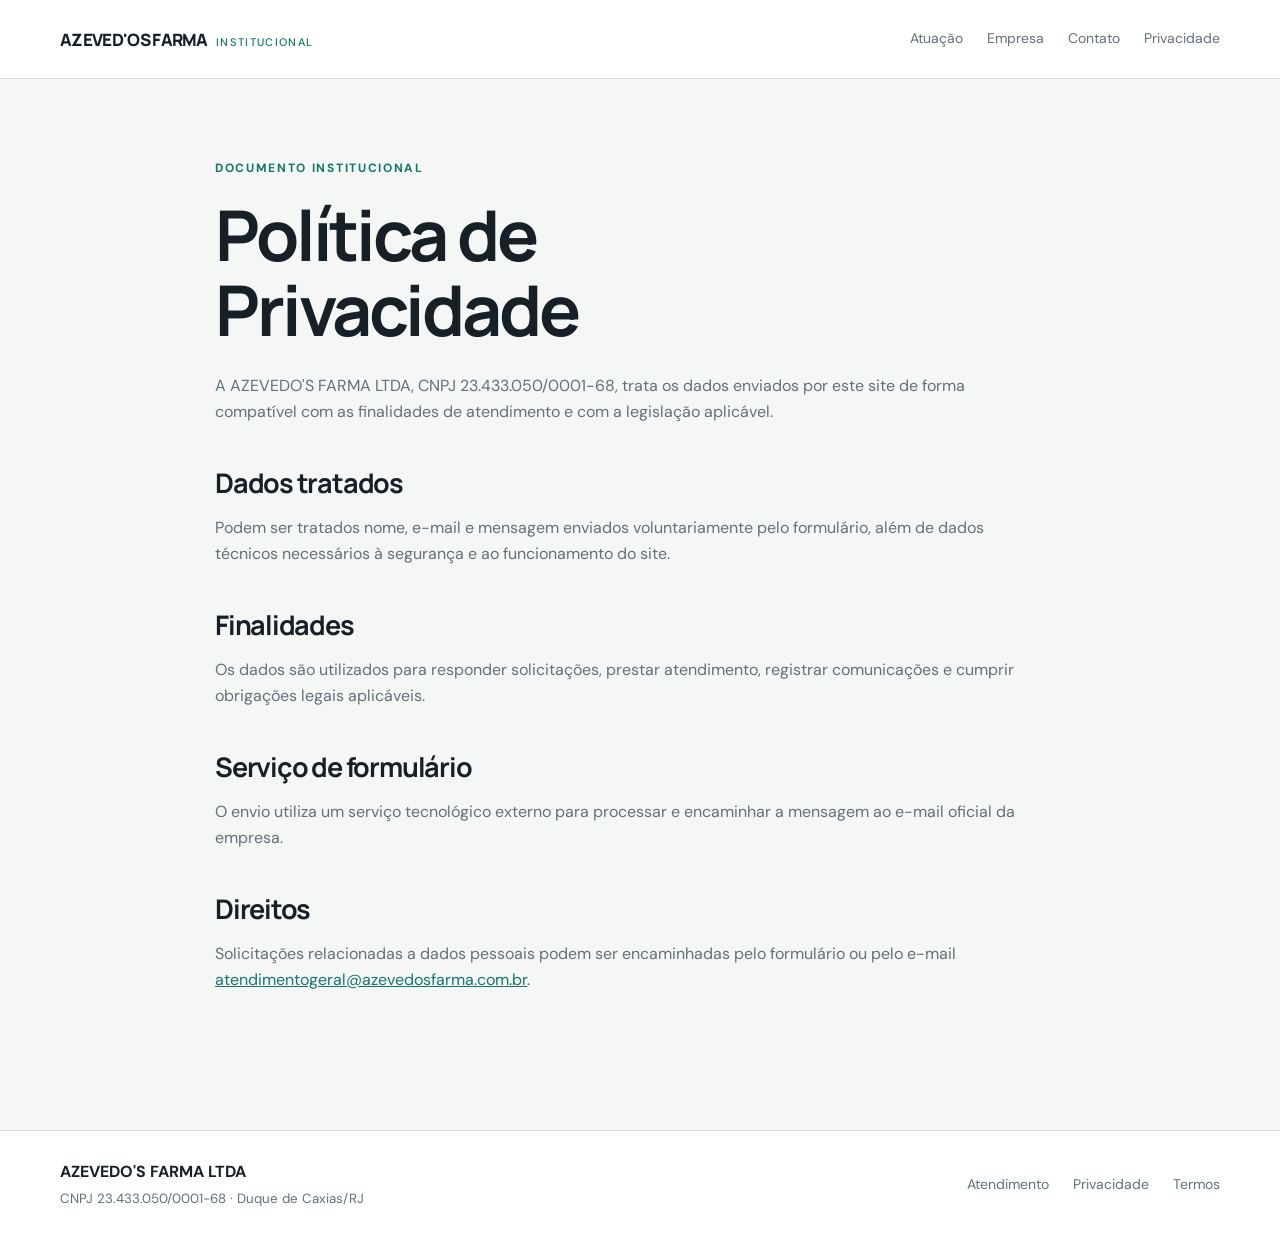
<file: vslpol2vs/privacy.html>
<!doctype html><html lang="pt-BR"><head><meta charset="utf-8"><meta name="viewport" content="width=device-width,initial-scale=1"><title>Privacidade | AZEVED'OS FARMA</title><link rel="stylesheet" href="styles.css"></head><body><header><div class="nav"><a class="brand" href="index.html">AZEVED'OS FARMA <span>INSTITUCIONAL</span></a><nav><a href="#servicos">Atuação</a><a href="#empresa">Empresa</a><a href="#contato">Contato</a><a href="privacy.html">Privacidade</a></nav></div></header><main><article class="wrap legal"><div class="eyebrow">Documento institucional</div><h1>Política de Privacidade</h1><p>A AZEVEDO'S FARMA LTDA, CNPJ 23.433.050/0001-68, trata os dados enviados por este site de forma compatível com as finalidades de atendimento e com a legislação aplicável.</p><h2>Dados tratados</h2><p>Podem ser tratados nome, e-mail e mensagem enviados voluntariamente pelo formulário, além de dados técnicos necessários à segurança e ao funcionamento do site.</p><h2>Finalidades</h2><p>Os dados são utilizados para responder solicitações, prestar atendimento, registrar comunicações e cumprir obrigações legais aplicáveis.</p><h2>Serviço de formulário</h2><p>O envio utiliza um serviço tecnológico externo para processar e encaminhar a mensagem ao e-mail oficial da empresa.</p><h2>Direitos</h2><p>Solicitações relacionadas a dados pessoais podem ser encaminhadas pelo formulário ou pelo e-mail <a href="mailto:atendimentogeral@azevedosfarma.com.br">atendimentogeral@azevedosfarma.com.br</a>.</p></article></main><footer><div class="footer"><div><strong>AZEVEDO'S FARMA LTDA</strong><br><small>CNPJ 23.433.050/0001-68 · Duque de Caxias/RJ</small></div><div class="links"><a href="contact.html">Atendimento</a><a href="privacy.html">Privacidade</a><a href="terms.html">Termos</a></div></div></footer></body></html>
</file>
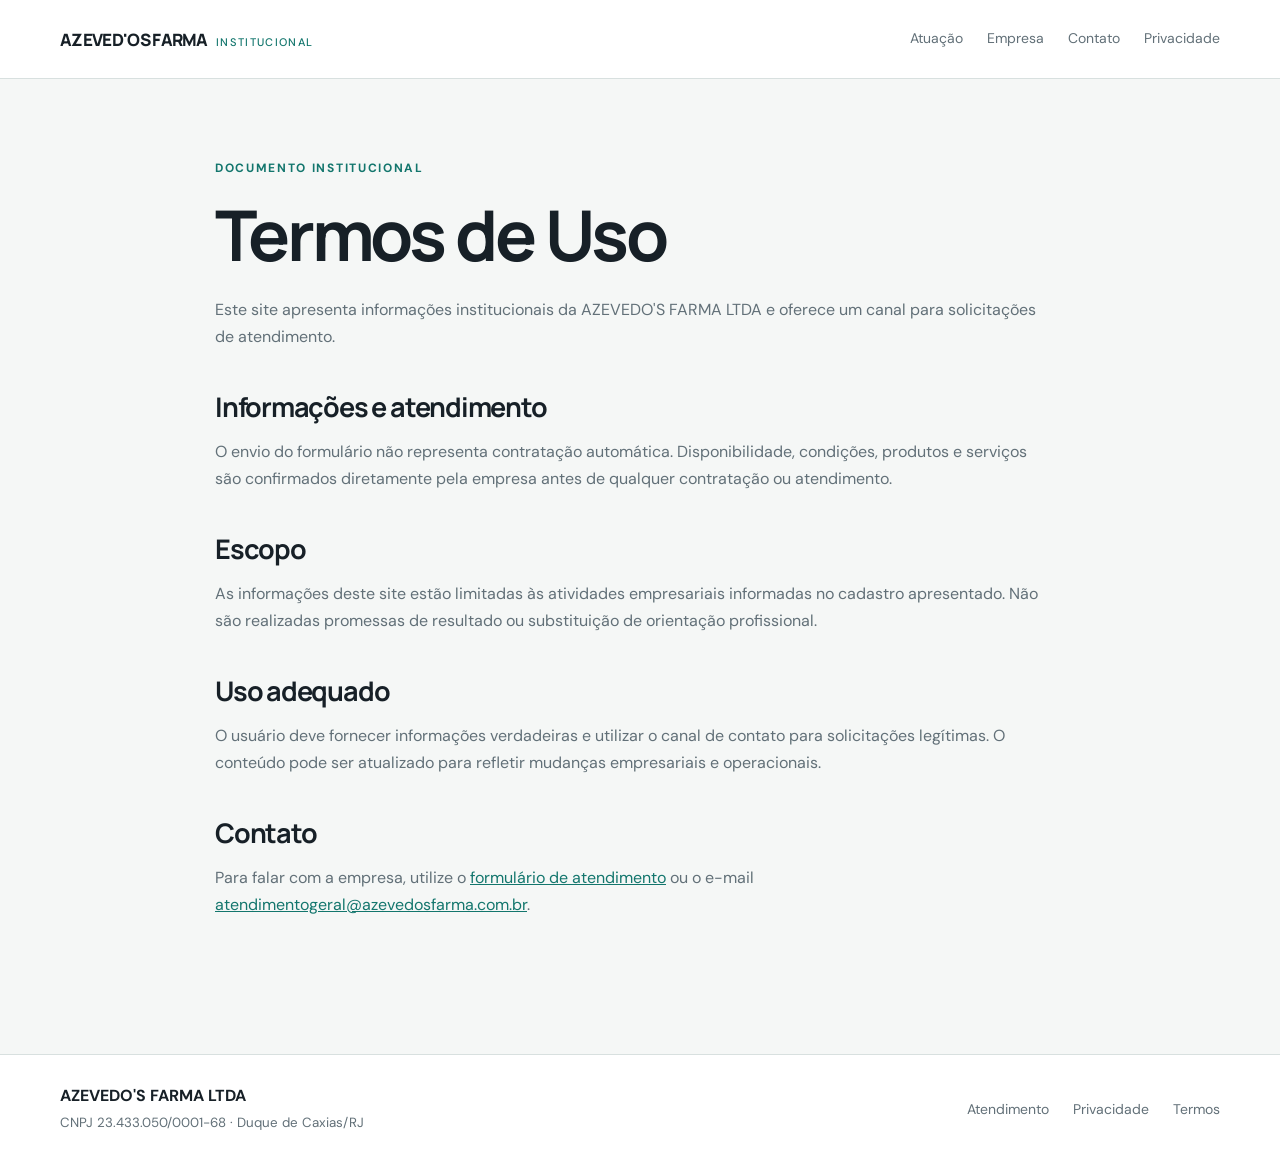
<file: vslpol2vs/terms.html>
<!doctype html><html lang="pt-BR"><head><meta charset="utf-8"><meta name="viewport" content="width=device-width,initial-scale=1"><title>Termos | AZEVED'OS FARMA</title><link rel="stylesheet" href="styles.css"></head><body><header><div class="nav"><a class="brand" href="index.html">AZEVED'OS FARMA <span>INSTITUCIONAL</span></a><nav><a href="#servicos">Atuação</a><a href="#empresa">Empresa</a><a href="#contato">Contato</a><a href="privacy.html">Privacidade</a></nav></div></header><main><article class="wrap legal"><div class="eyebrow">Documento institucional</div><h1>Termos de Uso</h1><p>Este site apresenta informações institucionais da AZEVEDO'S FARMA LTDA e oferece um canal para solicitações de atendimento.</p><h2>Informações e atendimento</h2><p>O envio do formulário não representa contratação automática. Disponibilidade, condições, produtos e serviços são confirmados diretamente pela empresa antes de qualquer contratação ou atendimento.</p><h2>Escopo</h2><p>As informações deste site estão limitadas às atividades empresariais informadas no cadastro apresentado. Não são realizadas promessas de resultado ou substituição de orientação profissional.</p><h2>Uso adequado</h2><p>O usuário deve fornecer informações verdadeiras e utilizar o canal de contato para solicitações legítimas. O conteúdo pode ser atualizado para refletir mudanças empresariais e operacionais.</p><h2>Contato</h2><p>Para falar com a empresa, utilize o <a href="contact.html">formulário de atendimento</a> ou o e-mail <a href="mailto:atendimentogeral@azevedosfarma.com.br">atendimentogeral@azevedosfarma.com.br</a>.</p></article></main><footer><div class="footer"><div><strong>AZEVEDO'S FARMA LTDA</strong><br><small>CNPJ 23.433.050/0001-68 · Duque de Caxias/RJ</small></div><div class="links"><a href="contact.html">Atendimento</a><a href="privacy.html">Privacidade</a><a href="terms.html">Termos</a></div></div></footer></body></html>
</file>
<file: controle/css/style.css>
/* =========================================================
   Egészség Ma - pressel stílus
   Layout alap: health-guide.co cikk-elrendezés
   Komponensek: callmeneira.shop pressel elemek
   ========================================================= */

*, *::before, *::after { box-sizing: border-box; margin: 0; padding: 0; }
html, body { width: 100%; max-width: 100%; overflow-x: hidden; }
html, body {
  background: #fff;
  color: #1a1a1a;
  font-family: 'Inter', Arial, sans-serif;
  font-weight: 400;
  -webkit-font-smoothing: auto;
  line-height: 1.7;
}
img { max-width: 100%; height: auto; display: block; }
a { color: inherit; text-decoration: none; }

/* ---------- Fejléc / navigáció ---------- */
.topstrip { background: #fff4d6; height: 6px; width: 100%; }
.navbar { background: #fff; border-bottom: 1px solid #f0f0f0; padding: 12px 0; width: 100%; }
.navbar-inner { max-width: 1400px; margin: 0 auto; padding: 0 24px; display: flex; align-items: center; justify-content: space-between; gap: 24px; }
.nav-logo { display: flex; align-items: center; gap: 10px; flex-shrink: 0; }
.nav-logo-badge { width: 40px; height: 40px; border-radius: 50%; background: #d32f2f; display: flex; align-items: center; justify-content: center; flex-shrink: 0; }
.nav-logo-badge span { color: #fff; font-weight: 900; font-size: 20px; line-height: 1; }
.nav-logo-text { font-size: 26px; font-weight: 900; color: #111; letter-spacing: -1px; line-height: 1; }
.nav-links { display: flex; align-items: center; gap: 28px; flex: 1; justify-content: center; }
.nav-links span { font-size: 14px; font-weight: 700; color: #333; text-transform: uppercase; letter-spacing: 0.3px; white-space: nowrap; cursor: default; }
.nav-meta { flex-shrink: 0; color: #666; font-size: 11px; font-weight: 700; letter-spacing: 1px; line-height: 1.35; text-align: right; text-transform: uppercase; }

/* ---------- Elrendezés / rács ---------- */
.page-wrap { width: 100%; display: flex; justify-content: center; padding: 30px 24px 60px; }
.page-grid { display: grid; grid-template-columns: 939px 300px; gap: 40px; width: fit-content; max-width: 100%; align-items: start; }
.article-col { min-width: 0; width: 939px; max-width: 939px; }
.sidebar-col { position: sticky; top: 20px; align-self: start; width: 300px; }

/* ---------- Cikk fejrész ---------- */
.article-cat { font-size: 11px; font-weight: 700; letter-spacing: 1.5px; text-transform: uppercase; color: #c0392b; margin-bottom: 12px; }
.article-cat span { color: #999; font-weight: 400; letter-spacing: 0.5px; margin-left: 4px; }
.headline-wrap { border-left: 5px solid #c0392b; padding-left: 20px; margin-bottom: 24px; }
.headline { font-family: 'Source Serif 4', Georgia, serif; font-size: 42px; font-weight: 800; color: #111; line-height: 1.12; letter-spacing: -0.5px; }
.headline .hl-red { color: #c0392b; }
.article-date { font-size: 13px; font-weight: 600; color: #555; letter-spacing: 0.5px; text-transform: uppercase; margin-bottom: 6px; display: flex; align-items: center; gap: 6px; }
.article-date .chev { font-size: 14px; color: #999; font-weight: 400; line-height: 1; }
.author-row { display: flex; align-items: center; gap: 10px; padding: 14px 0 22px; border-top: 1px solid #e5e5e5; border-bottom: 1px solid #e5e5e5; margin-bottom: 30px; }
.author-by { font-size: 12px; color: #888; font-weight: 500; text-transform: uppercase; letter-spacing: 0.5px; }
.author-avatar { width: 40px; height: 40px; border-radius: 50%; background: #c0392b; display: flex; align-items: center; justify-content: center; }
.author-initials { font-size: 13px; font-weight: 700; color: #fff; }
.author-name { font-size: 15px; font-weight: 700; color: #111; text-decoration: underline; text-underline-offset: 3px; }

/* ---------- Hero + cikktörzs ---------- */
.hero-image { width: 100%; max-width: 939px; margin: 0 0 10px; display: block; transition: transform .2s ease; }
.hero-image img { width: 100%; height: auto; display: block; border-radius: 4px; box-shadow: 0 4px 10px rgba(0,0,0,0.12); }
.hero-image:hover { transform: scale(1.01); }
.deck {
  font-size: 19px;
  color: #444;
  border-left: 4px solid #d32f2f;
  padding-left: 14px;
  margin: 22px 0 24px;
  font-style: italic;
  line-height: 1.6;
}
.article-body p { font-size: 18px; color: #202020; font-weight: 400; line-height: 1.7; margin-bottom: 22px; }
.article-body p strong { color: #111; font-weight: 700; }
.article-body h2 {
  font-family: 'Source Serif 4', Georgia, serif;
  color: #2c3e50;
  font-size: 28px;
  margin-top: 34px;
  border-bottom: 2px solid #eee;
  padding-bottom: 10px;
  margin-bottom: 18px;
}
.image-link { display: block; margin: 26px 0; transition: transform .2s ease; }
.image-link img { width: 100%; max-width: 939px; border-radius: 4px; display: block; box-shadow: 0 4px 10px rgba(0,0,0,0.1); }
.image-link:hover { transform: scale(1.01); }

/* ---------- Pressel komponensek ---------- */
.author-box {
  background-color: #f9f9f9;
  padding: 13px 15px;
  border-left: 4px solid #2c3e50;
  margin-bottom: 22px;
  font-size: 15px;
  color: #555;
}
.pull-quote {
  border-top: 2px solid #1a1a1a;
  border-bottom: 2px solid #1a1a1a;
  margin: 30px 0;
  padding: 18px 20px;
  font-size: 21px;
  font-style: italic;
  color: #1a1a1a;
  line-height: 1.5;
  text-align: center;
}
.danger-box {
  background-color: #fff5f5;
  border: 1px solid #ffcccc;
  border-left: 5px solid #d32f2f;
  padding: 16px 20px;
  margin: 24px 0;
  font-size: 17px;
  line-height: 1.65;
}
.danger-box strong { color: #d32f2f; }
.highlight-box {
  background-color: #fffbea;
  border: 1px solid #e8c900;
  border-left: 5px solid #FFD700;
  padding: 16px 20px;
  margin: 24px 0;
  font-size: 17px;
  line-height: 1.65;
}
.highlight-box strong { color: #7a5c00; }
.cta-button {
  display: block;
  width: 90%;
  max-width: 560px;
  margin: 32px auto 6px;
  padding: 20px;
  background: linear-gradient(to bottom, #FFD700, #FFA500);
  color: #000;
  text-decoration: none;
  font-size: 22px;
  font-weight: 900;
  border-radius: 8px;
  text-align: center;
  text-transform: uppercase;
  box-shadow: 0 4px 6px rgba(0,0,0,0.2);
  border: 2px solid #e69500;
  animation: pulse 2s infinite;
  line-height: 1.3;
}
.cta-button:hover {
  background: linear-gradient(to bottom, #FFA500, #FF8C00);
  transform: translateY(-2px);
}
@keyframes pulse {
  0% { transform: scale(1); }
  50% { transform: scale(1.03); }
  100% { transform: scale(1); }
}
.cta-sub { text-align: center; font-size: 14px; color: #888; margin-top: 8px; margin-bottom: 8px; }

/* ---------- Oldalsáv (szponzorált) ---------- */
.sidebar-box { background: #fff; border: 1px solid #e0e0e0; border-radius: 4px; padding: 14px; box-shadow: 0 2px 8px rgba(0,0,0,0.04); }
.sidebar-head { display: flex; justify-content: space-between; align-items: baseline; padding-bottom: 10px; border-bottom: 1px solid #d8d8d8; margin-bottom: 12px; }
.sidebar-title { font-style: italic; font-weight: 800; font-size: 13px; color: #1a1a1a; text-transform: uppercase; letter-spacing: 0.5px; }
.sidebar-by { font-style: italic; font-weight: 400; font-size: 10px; color: #888; }
.sidebar-card { display: flex; gap: 10px; padding: 10px 0; border-bottom: 1px solid #ececec; transition: opacity .15s; }
.sidebar-card:hover { opacity: 0.8; }
.sidebar-card:last-child { border-bottom: none; }
.sidebar-thumb { width: 90px; height: 60px; flex-shrink: 0; object-fit: cover; border-radius: 2px; background: #e8e8e8; }
.sidebar-card-title { font-size: 13px; font-weight: 600; color: #1a1a1a; line-height: 1.3; }
.sidebar-sponsored { font-size: 9px; color: #999; text-transform: uppercase; letter-spacing: 0.5px; margin-top: 4px; }

/* ---------- Záró CTA blokk (health-guide stílus) ---------- */
.finalcta { width: 100%; text-align: center; padding: 20px 18px 10px; }
.finalcta__kicker { color: #cc0000; font-weight: 800; font-size: 22px; margin-bottom: 18px; }
.finalcta__img { max-width: 560px; margin: 0 auto 18px; }
.finalcta__img img { width: 100%; border-radius: 6px; box-shadow: 0 4px 12px rgba(0,0,0,0.15); animation: pulse 2s infinite; }
.finalcta__btn {
  display: inline-block; background: #111; color: #fff; font-weight: 700;
  font-size: 16px; padding: 15px 34px; border-radius: 4px; text-transform: uppercase; letter-spacing: 0.5px;
}
.finalcta__btn:hover { background: #333; }

/* ---------- Figyelmeztetés (vidwarn) ---------- */
.vidwarn {
  max-width: 720px; margin: 18px auto; padding: 14px 20px;
  background: linear-gradient(90deg, #fff8e1 0%, #fff3c4 100%);
  border-left: 4px solid #d4a017; border-radius: 4px;
  font-family: 'Inter', Arial, sans-serif; font-size: 15px; font-weight: 600;
  color: #5a4520; line-height: 1.45; display: flex; align-items: center; gap: 12px;
  box-shadow: 0 2px 8px rgba(212, 160, 23, 0.12);
}
.vidwarn-icon { font-size: 20px; flex-shrink: 0; animation: vidwarn-pulse 1.5s ease-in-out infinite; }
@keyframes vidwarn-pulse { 0%, 100% { opacity: 1; transform: scale(1); } 50% { opacity: 0.6; transform: scale(0.9); } }
.vidwarn strong { color: #b30000; font-weight: 800; text-transform: uppercase; letter-spacing: 0.3px; }
.vidwarn-date { color: #000; font-weight: 700; }

/* ---------- Lábléc ---------- */
.footer { background-color: #222; color: #aaa; text-align: center; padding: 36px 20px; font-size: 13px; margin-top: 40px; }
.footer-content { max-width: 780px; margin: 0 auto; }
.disclaimer-box {
  border: 1px solid #444; padding: 14px; margin-bottom: 18px;
  text-align: justify; font-size: 12px; line-height: 1.5; background-color: #1a1a1a;
}
.footer a { color: #ddd; text-decoration: none; margin: 0 10px; }
.footer a:hover { text-decoration: underline; color: #fff; }
.company-info { margin-top: 18px; font-weight: bold; color: #ccc; }

/* ---------- Reszponzív ---------- */
@media (max-width: 1023px) {
  .page-grid { display: block !important; width: 100% !important; }
  .article-col { width: 100% !important; max-width: 760px !important; margin: 0 auto !important; }
  .sidebar-col, .nav-links, .nav-meta { display: none !important; }
  .navbar-inner { justify-content: center !important; }
  .page-wrap { padding: 18px 16px 42px !important; }
  .headline { font-size: clamp(28px, 8vw, 40px) !important; }
  .article-body p { font-size: 17px !important; }
}
@media (max-width: 600px) {
  .cta-button { font-size: 18px; width: 100%; }
  .pull-quote { font-size: 18px; }
  .vidwarn { font-size: 13.5px; padding: 12px 16px; gap: 10px; }
  .vidwarn-icon { font-size: 18px; }
}
</file>
<file: pre_vs_pol/styles.css>
@import url("https://fonts.googleapis.com/css2?family=DM+Sans:wght@400;500;600;700&family=Manrope:wght@700;800&display=swap");:root{--ink:#172027;--muted:#627078;--line:#d8e0df;--bg:#f5f7f6;--surface:#fff;--accent:#13766d;--accent2:#e6f1ee;--dark:#173a38}*{box-sizing:border-box}html{scroll-behavior:smooth}body{margin:0;color:var(--ink);background:var(--bg);font:16px/1.65 "DM Sans",Arial,sans-serif}a{color:inherit;text-decoration:none}.nav,.wrap,.footer{width:min(1160px,calc(100% - 48px));margin:auto}.nav{height:78px;display:flex;align-items:center;justify-content:space-between}.brand{font:800 17px Manrope;letter-spacing:-.04em}.brand span{font:500 11px "DM Sans";letter-spacing:.12em;color:var(--accent);margin-left:6px}nav,.links{display:flex;gap:24px;color:var(--muted);font-size:14px}nav a:hover,.links a:hover{color:var(--accent)}header{background:#fff;border-bottom:1px solid var(--line)}.hero{width:min(1160px,calc(100% - 48px));margin:0 auto;padding:72px 0 92px;display:grid;grid-template-columns:1fr 1fr;gap:72px;align-items:center}.eyebrow{color:var(--accent);font-size:12px;font-weight:700;letter-spacing:.14em;text-transform:uppercase;margin-bottom:18px}h1,h2,h3{font-family:Manrope,Arial,sans-serif;line-height:1.08;letter-spacing:-.045em}h1{font-size:clamp(42px,5.8vw,76px);max-width:650px;margin:0 0 25px}h2{font-size:clamp(30px,4vw,48px);margin:0 0 18px}h3{font-size:20px;margin:0 0 8px}p{color:var(--muted);max-width:68ch}.actions{display:flex;gap:12px;margin-top:34px;flex-wrap:wrap}.btn{display:inline-flex;padding:12px 18px;border-radius:5px;font-weight:700;font-size:14px}.primary{color:#fff;background:var(--accent)}.secondary{border:1px solid var(--line);background:#fff}.hero-media{position:relative}.hero-media img{display:block;width:100%;height:430px;object-fit:cover;border-radius:2px;filter:saturate(.78)}.stamp{position:absolute;bottom:20px;left:20px;background:var(--dark);color:#fff;padding:16px 18px;max-width:260px}.stamp strong,.stamp small{display:block}.stamp small{color:#c8ded9;margin-top:4px;font-size:12px;line-height:1.4}section{padding:92px 0}.section-head{display:flex;justify-content:space-between;gap:40px;align-items:end;margin-bottom:38px}.section-head p{margin:0}.grid{display:grid;grid-template-columns:repeat(3,1fr);gap:1px;background:var(--line);border:1px solid var(--line)}.item{background:#fff;padding:30px;min-height:170px}.item p{font-size:14px}.split{display:grid;grid-template-columns:.9fr 1.1fr;gap:96px}.steps{border-top:1px solid var(--line)}.step{display:grid;grid-template-columns:50px 1fr;gap:18px;padding:24px 0;border-bottom:1px solid var(--line)}.step b{color:var(--accent);font-size:13px}.step p{margin:0;font-size:14px}.notice{background:var(--dark);color:#fff}.notice h2{max-width:760px}.notice p{color:#c8ded9;max-width:760px}.data{display:grid;grid-template-columns:repeat(2,1fr);border-top:1px solid var(--line);border-left:1px solid var(--line)}.datum{background:#fff;padding:22px;border-right:1px solid var(--line);border-bottom:1px solid var(--line)}.datum label{display:block;color:var(--muted);font-size:12px;text-transform:uppercase;letter-spacing:.08em;margin-bottom:5px}.datum strong{font-size:15px}.legal{padding:80px 0 120px;max-width:850px}.legal h1{font-size:clamp(40px,6vw,70px)}.legal h2{font-size:27px;margin-top:42px}.legal p{max-width:75ch}footer{background:#fff;border-top:1px solid var(--line);padding:28px 0}.footer{display:flex;justify-content:space-between;gap:30px;align-items:center}.footer small{color:var(--muted)}.contact-form{display:grid;gap:14px;max-width:620px;margin:22px 0 28px}.contact-form label{display:grid;gap:6px;color:var(--ink);font-weight:700;font-size:14px}.contact-form input,.contact-form textarea{width:100%;border:1px solid var(--line);border-radius:5px;padding:12px 13px;font:inherit;color:var(--ink);background:#fff}.contact-form input:focus,.contact-form textarea:focus{outline:2px solid var(--accent2);border-color:var(--accent)}.contact-form textarea{resize:vertical}.contact-form button{border:0;cursor:pointer;font:700 14px "DM Sans",Arial,sans-serif;justify-self:start}.legal a:not(.btn){color:var(--accent);text-decoration:underline}.legal .contact-form a{color:inherit;text-decoration:none}@media(max-width:760px){.nav{height:auto;padding:20px 0;display:block}.brand{display:block;margin-bottom:14px}nav{gap:14px;flex-wrap:wrap}.hero,.split{grid-template-columns:1fr;gap:38px;padding-top:50px}.hero-media img{height:300px}.section-head{display:block}.section-head p{margin-top:18px}.grid,.data{grid-template-columns:1fr}.footer{display:block}.links{margin-top:16px;gap:16px}.contact-form{display:grid;gap:14px;max-width:620px;margin:22px 0 28px}.contact-form label{display:grid;gap:6px;color:var(--ink);font-weight:700;font-size:14px}.contact-form input,.contact-form textarea{width:100%;border:1px solid var(--line);border-radius:5px;padding:12px 13px;font:inherit;color:var(--ink);background:#fff}.contact-form input:focus,.contact-form textarea:focus{outline:2px solid var(--accent2);border-color:var(--accent)}.contact-form textarea{resize:vertical}.contact-form button{border:0;cursor:pointer;font:700 14px "DM Sans",Arial,sans-serif;justify-self:start}.legal p{max-width:72ch}.legal a:not(.btn){color:var(--accent);text-decoration:underline}.legal .contact-form a{color:inherit;text-decoration:none}section{padding:64px 0}}
</file>
<file: vslpol2vs/styles.css>
@import url("https://fonts.googleapis.com/css2?family=DM+Sans:wght@400;500;600;700&family=Manrope:wght@700;800&display=swap");:root{--ink:#172027;--muted:#627078;--line:#d8e0df;--bg:#f5f7f6;--surface:#fff;--accent:#13766d;--accent2:#e6f1ee;--dark:#173a38}*{box-sizing:border-box}html{scroll-behavior:smooth}body{margin:0;color:var(--ink);background:var(--bg);font:16px/1.65 "DM Sans",Arial,sans-serif}a{color:inherit;text-decoration:none}.nav,.wrap,.footer{width:min(1160px,calc(100% - 48px));margin:auto}.nav{height:78px;display:flex;align-items:center;justify-content:space-between}.brand{font:800 17px Manrope;letter-spacing:-.04em}.brand span{font:500 11px "DM Sans";letter-spacing:.12em;color:var(--accent);margin-left:6px}nav,.links{display:flex;gap:24px;color:var(--muted);font-size:14px}nav a:hover,.links a:hover{color:var(--accent)}header{background:#fff;border-bottom:1px solid var(--line)}.hero{width:min(1160px,calc(100% - 48px));margin:0 auto;padding:72px 0 92px;display:grid;grid-template-columns:1fr 1fr;gap:72px;align-items:center}.eyebrow{color:var(--accent);font-size:12px;font-weight:700;letter-spacing:.14em;text-transform:uppercase;margin-bottom:18px}h1,h2,h3{font-family:Manrope,Arial,sans-serif;line-height:1.08;letter-spacing:-.045em}h1{font-size:clamp(42px,5.8vw,76px);max-width:650px;margin:0 0 25px}h2{font-size:clamp(30px,4vw,48px);margin:0 0 18px}h3{font-size:20px;margin:0 0 8px}p{color:var(--muted);max-width:68ch}.actions{display:flex;gap:12px;margin-top:34px;flex-wrap:wrap}.btn{display:inline-flex;padding:12px 18px;border-radius:5px;font-weight:700;font-size:14px}.primary{color:#fff;background:var(--accent)}.secondary{border:1px solid var(--line);background:#fff}.hero-media{position:relative}.hero-media img{display:block;width:100%;height:430px;object-fit:cover;border-radius:2px;filter:saturate(.78)}.stamp{position:absolute;bottom:20px;left:20px;background:var(--dark);color:#fff;padding:16px 18px;max-width:260px}.stamp strong,.stamp small{display:block}.stamp small{color:#c8ded9;margin-top:4px;font-size:12px;line-height:1.4}section{padding:92px 0}.section-head{display:flex;justify-content:space-between;gap:40px;align-items:end;margin-bottom:38px}.section-head p{margin:0}.grid{display:grid;grid-template-columns:repeat(3,1fr);gap:1px;background:var(--line);border:1px solid var(--line)}.item{background:#fff;padding:30px;min-height:170px}.item p{font-size:14px}.split{display:grid;grid-template-columns:.9fr 1.1fr;gap:96px}.steps{border-top:1px solid var(--line)}.step{display:grid;grid-template-columns:50px 1fr;gap:18px;padding:24px 0;border-bottom:1px solid var(--line)}.step b{color:var(--accent);font-size:13px}.step p{margin:0;font-size:14px}.notice{background:var(--dark);color:#fff}.notice h2{max-width:760px}.notice p{color:#c8ded9;max-width:760px}.data{display:grid;grid-template-columns:repeat(2,1fr);border-top:1px solid var(--line);border-left:1px solid var(--line)}.datum{background:#fff;padding:22px;border-right:1px solid var(--line);border-bottom:1px solid var(--line)}.datum label{display:block;color:var(--muted);font-size:12px;text-transform:uppercase;letter-spacing:.08em;margin-bottom:5px}.datum strong{font-size:15px}.legal{padding:80px 0 120px;max-width:850px}.legal h1{font-size:clamp(40px,6vw,70px)}.legal h2{font-size:27px;margin-top:42px}.legal p{max-width:75ch}footer{background:#fff;border-top:1px solid var(--line);padding:28px 0}.footer{display:flex;justify-content:space-between;gap:30px;align-items:center}.footer small{color:var(--muted)}.contact-form{display:grid;gap:14px;max-width:620px;margin:22px 0 28px}.contact-form label{display:grid;gap:6px;color:var(--ink);font-weight:700;font-size:14px}.contact-form input,.contact-form textarea{width:100%;border:1px solid var(--line);border-radius:5px;padding:12px 13px;font:inherit;color:var(--ink);background:#fff}.contact-form input:focus,.contact-form textarea:focus{outline:2px solid var(--accent2);border-color:var(--accent)}.contact-form textarea{resize:vertical}.contact-form button{border:0;cursor:pointer;font:700 14px "DM Sans",Arial,sans-serif;justify-self:start}.legal a:not(.btn){color:var(--accent);text-decoration:underline}.legal .contact-form a{color:inherit;text-decoration:none}@media(max-width:760px){.nav{height:auto;padding:20px 0;display:block}.brand{display:block;margin-bottom:14px}nav{gap:14px;flex-wrap:wrap}.hero,.split{grid-template-columns:1fr;gap:38px;padding-top:50px}.hero-media img{height:300px}.section-head{display:block}.section-head p{margin-top:18px}.grid,.data{grid-template-columns:1fr}.footer{display:block}.links{margin-top:16px;gap:16px}.contact-form{display:grid;gap:14px;max-width:620px;margin:22px 0 28px}.contact-form label{display:grid;gap:6px;color:var(--ink);font-weight:700;font-size:14px}.contact-form input,.contact-form textarea{width:100%;border:1px solid var(--line);border-radius:5px;padding:12px 13px;font:inherit;color:var(--ink);background:#fff}.contact-form input:focus,.contact-form textarea:focus{outline:2px solid var(--accent2);border-color:var(--accent)}.contact-form textarea{resize:vertical}.contact-form button{border:0;cursor:pointer;font:700 14px "DM Sans",Arial,sans-serif;justify-self:start}.legal p{max-width:72ch}.legal a:not(.btn){color:var(--accent);text-decoration:underline}.legal .contact-form a{color:inherit;text-decoration:none}section{padding:64px 0}}
</file>
